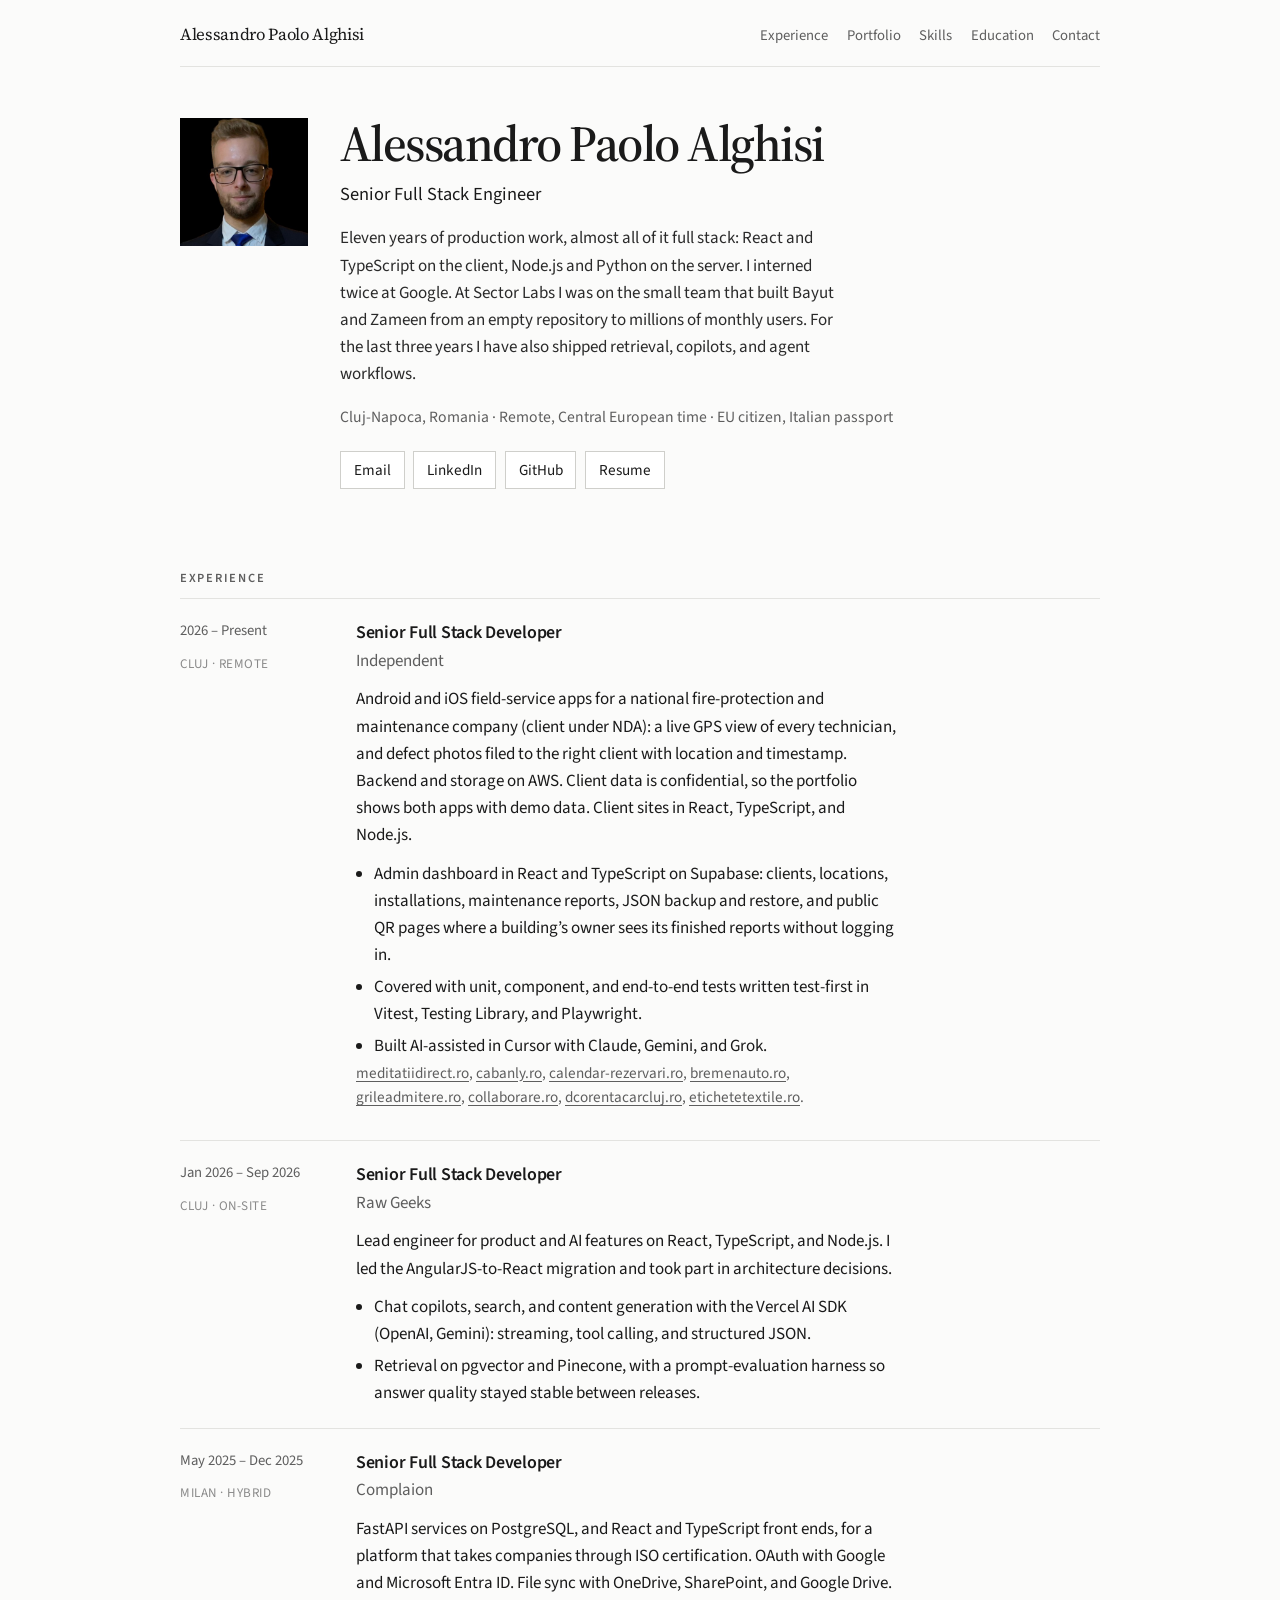
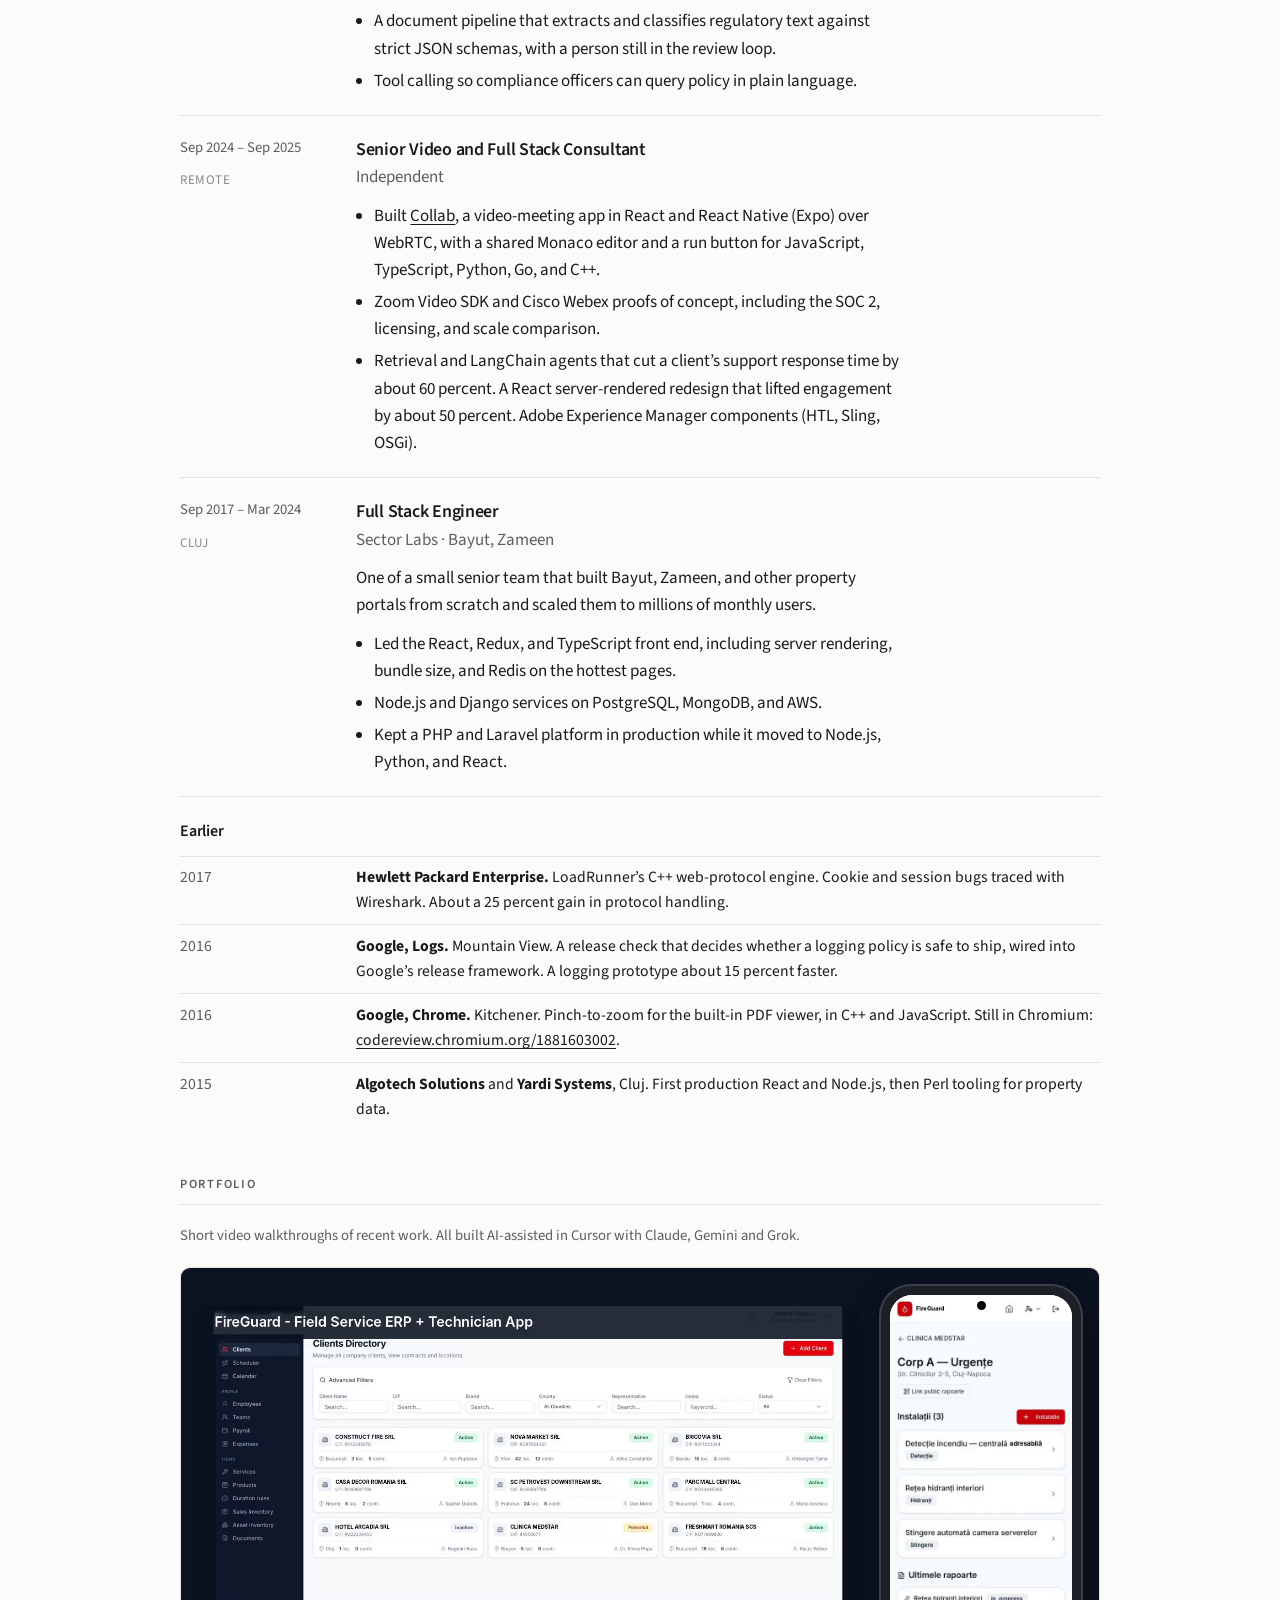
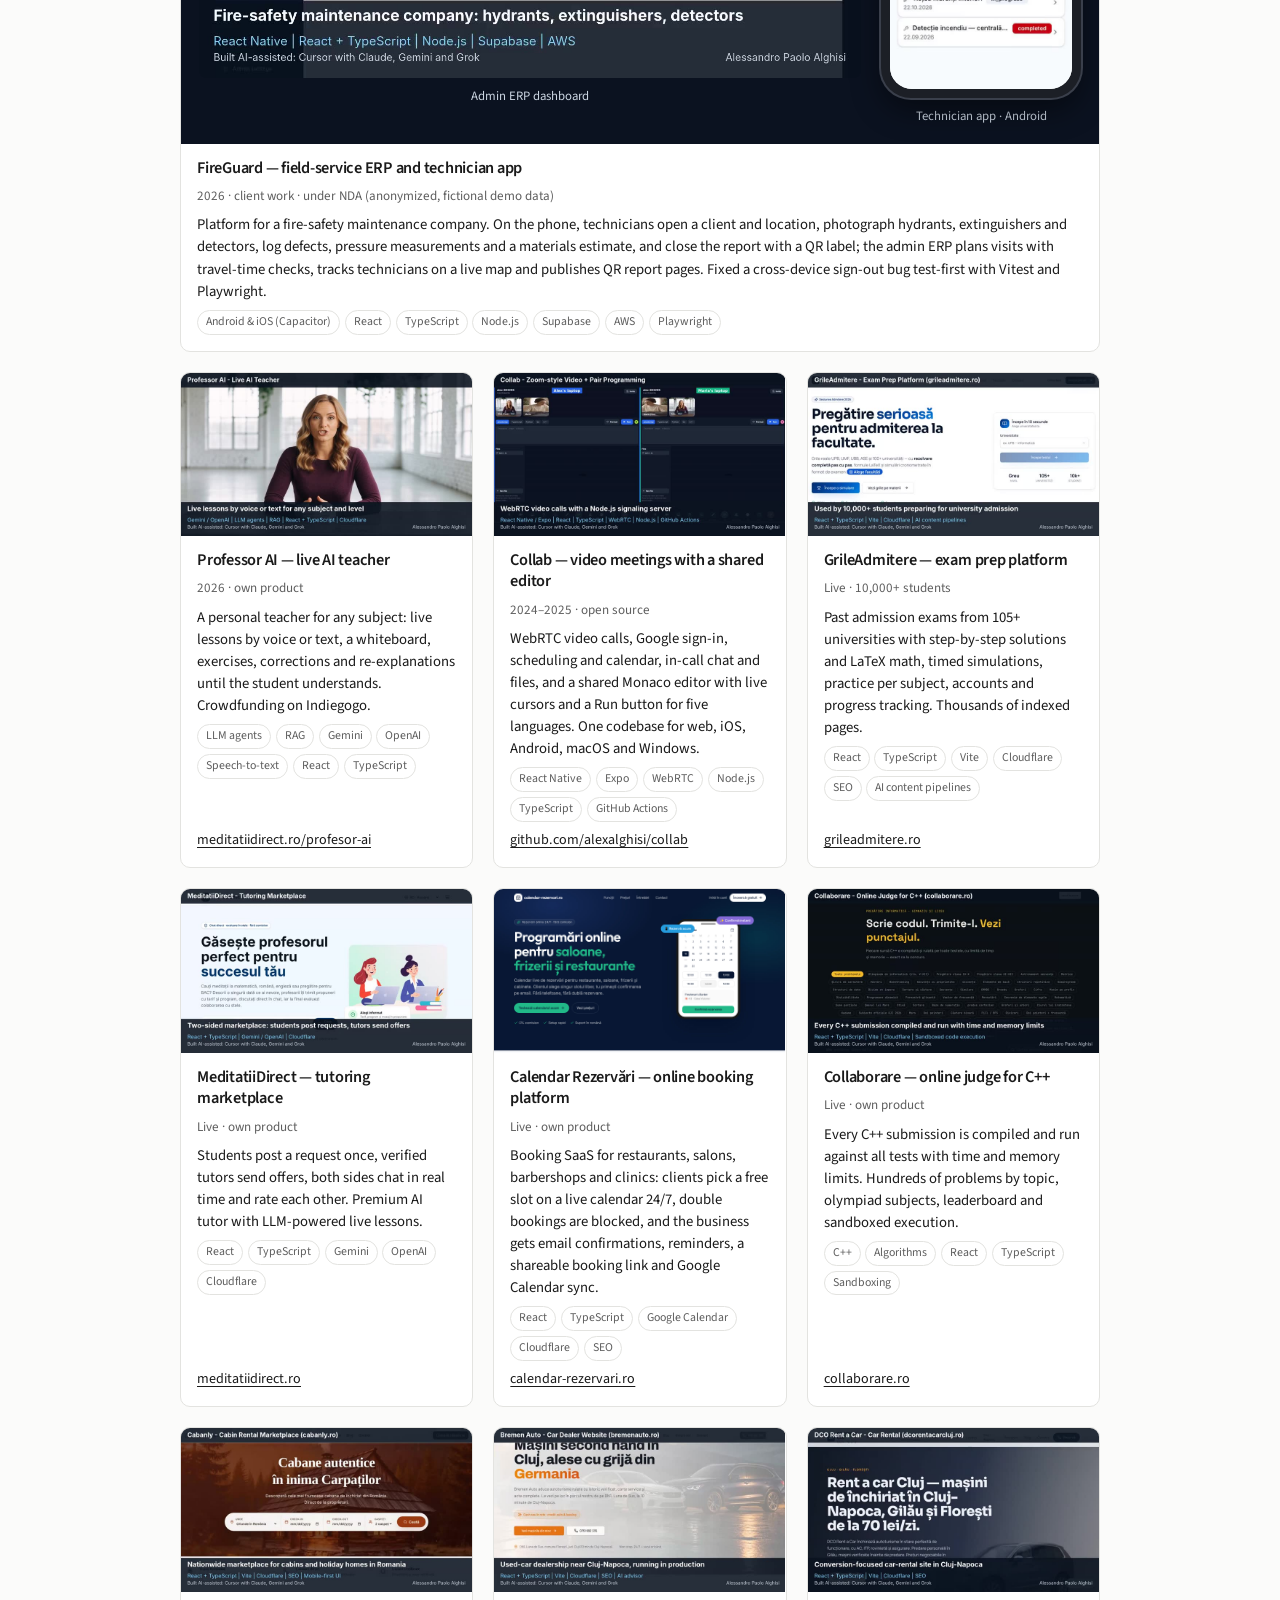
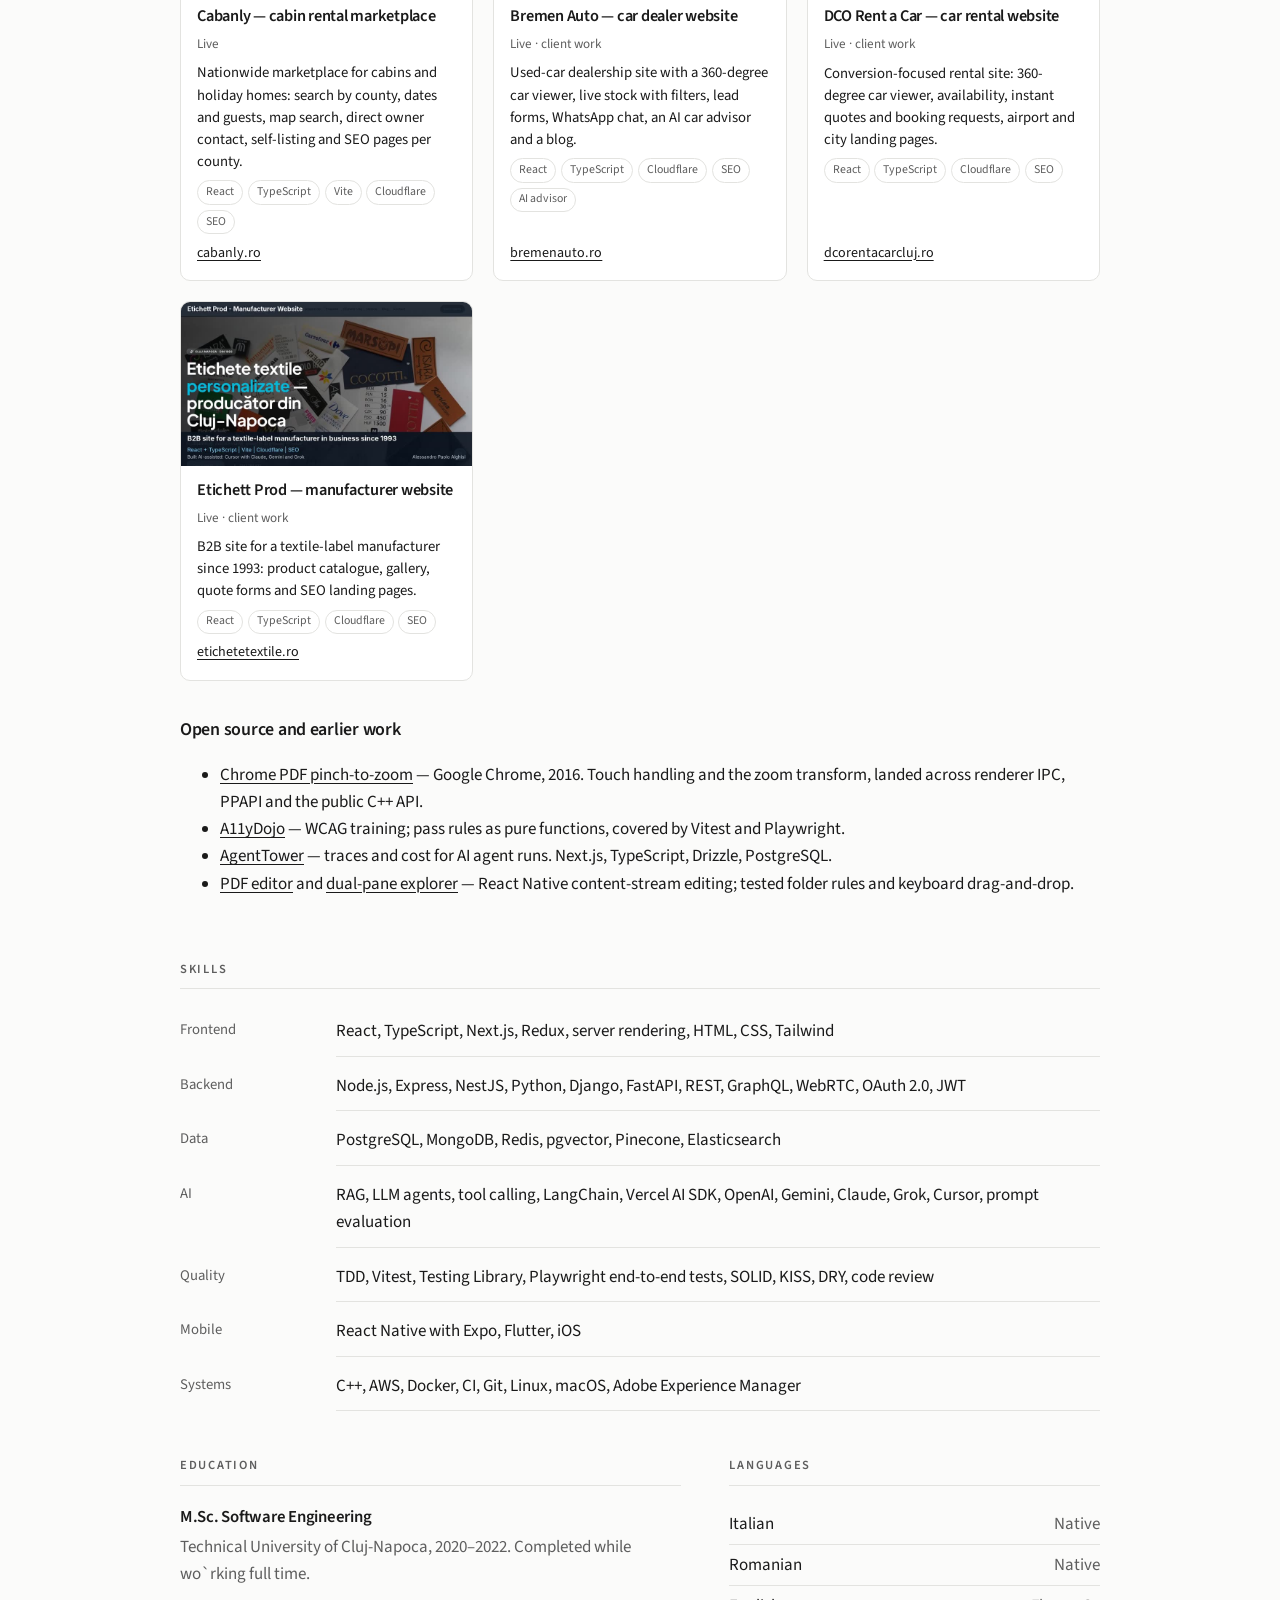
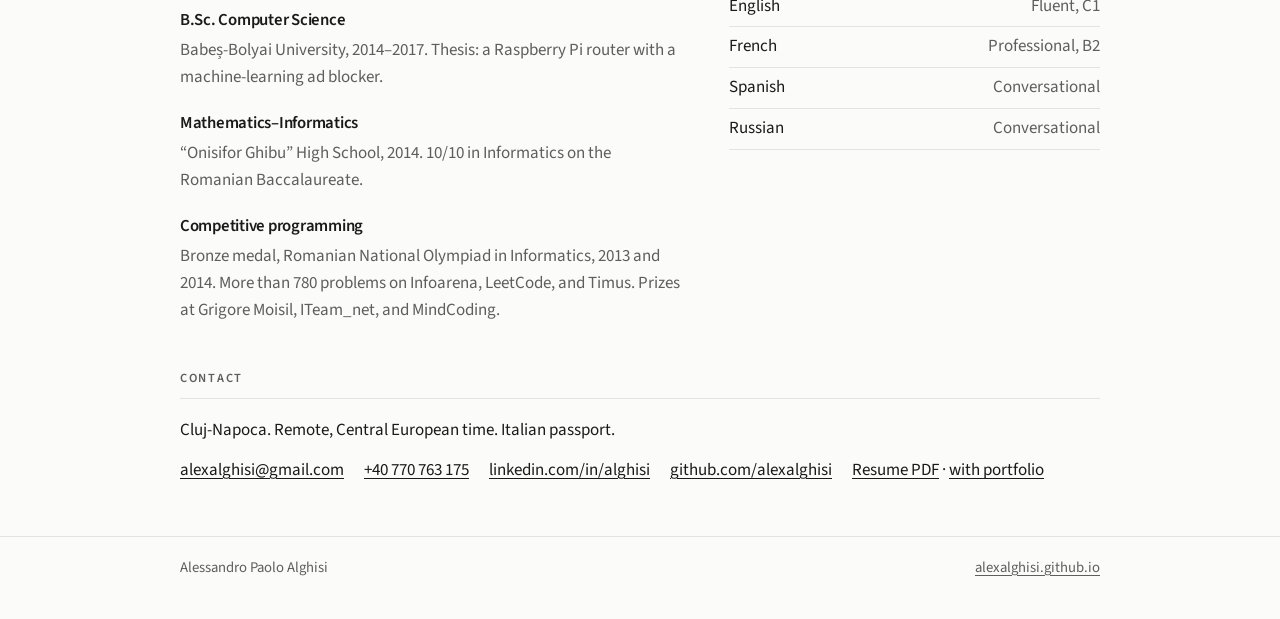
<file: index.html>
<!DOCTYPE html>
<html lang="en">
<head>
  <meta charset="utf-8">
  <meta name="viewport" content="width=device-width, initial-scale=1">
  <title>Alessandro Paolo Alghisi — Senior Full Stack Engineer</title>
  <meta name="description" content="Alessandro Paolo Alghisi, senior full stack engineer in Cluj-Napoca. React, TypeScript, Node.js, Python. Two Google internships. Built Bayut and Zameen.">
  <meta name="author" content="Alessandro Paolo Alghisi">
  <meta name="robots" content="index, follow, max-image-preview:large">
  <link rel="canonical" href="https://alexalghisi.github.io/">
  <link rel="me" href="https://github.com/alexalghisi">
  <link rel="me" href="https://www.linkedin.com/in/alghisi/">
  <meta property="og:type" content="profile">
  <meta property="og:site_name" content="Alessandro Paolo Alghisi">
  <meta property="og:title" content="Alessandro Paolo Alghisi — Senior Full Stack Engineer">
  <meta property="og:description" content="Eleven years of production work in React, TypeScript, Node.js, and Python. Two Google internships. Bayut and Zameen.">
  <meta property="og:url" content="https://alexalghisi.github.io/">
  <meta property="og:image" content="https://alexalghisi.github.io/portrait.png">
  <meta property="profile:first_name" content="Alessandro Paolo">
  <meta property="profile:last_name" content="Alghisi">
  <meta name="twitter:card" content="summary">
  <meta name="twitter:title" content="Alessandro Paolo Alghisi — Senior Full Stack Engineer">
  <meta name="twitter:description" content="React, TypeScript, Node.js, Python. Cluj-Napoca, remote, EU citizen.">
  <meta name="twitter:image" content="https://alexalghisi.github.io/portrait.png">
  <meta name="theme-color" content="#fbfbfa">
  <link rel="icon" href="/favicon.svg" type="image/svg+xml">
  <link rel="manifest" href="/site.webmanifest">
  <link rel="preconnect" href="https://fonts.googleapis.com">
  <link rel="preconnect" href="https://fonts.gstatic.com" crossorigin>
  <link href="https://fonts.googleapis.com/css2?family=Source+Sans+3:wght@400;600&family=Source+Serif+4:opsz,wght@8..60,560&display=swap" rel="stylesheet">
  <link rel="stylesheet" href="/styles.css">
  <script type="application/ld+json">
  {
    "@context": "https://schema.org",
    "@type": "ProfilePage",
    "dateModified": "2026-10-22",
    "mainEntity": {
      "@type": "Person",
      "name": "Alessandro Paolo Alghisi",
      "url": "https://alexalghisi.github.io/",
      "image": "https://alexalghisi.github.io/portrait.png",
      "jobTitle": "Senior Full Stack Engineer",
      "email": "mailto:alexalghisi@gmail.com",
      "telephone": "+40770763175",
      "address": {
        "@type": "PostalAddress",
        "addressLocality": "Cluj-Napoca",
        "addressCountry": "RO"
      },
      "sameAs": [
        "https://www.linkedin.com/in/alghisi/",
        "https://github.com/alexalghisi"
      ],
      "alumniOf": [
        { "@type": "CollegeOrUniversity", "name": "Technical University of Cluj-Napoca" },
        { "@type": "CollegeOrUniversity", "name": "Babeș-Bolyai University" }
      ],
      "knowsAbout": ["React", "TypeScript", "Node.js", "Python", "PostgreSQL", "Supabase", "AWS", "RAG", "LLM agents", "Playwright", "Vitest", "TDD"]
    }
  }
  </script>



<style id="pf-style">
.pf-grid{display:grid;grid-template-columns:repeat(auto-fill,minmax(270px,1fr));gap:1.25rem;margin-top:1.25rem}
.pf-card{display:flex;flex-direction:column;border:1px solid var(--line);border-radius:10px;overflow:hidden;background:#fff}
.pf-card video{display:block;cursor:pointer;width:100%;aspect-ratio:16/9;object-fit:cover;background:#0b1220}
.pf-body{padding:.85rem 1rem 1rem;display:flex;flex-direction:column;gap:.45rem;flex:1}
.pf-body h3{margin:0;font-size:1.02rem;line-height:1.3}
.pf-meta{margin:0;font-size:.82rem;color:var(--muted)}
.pf-body p.pf-desc{margin:0;font-size:.92rem;line-height:1.5}
.pf-tags{display:flex;flex-wrap:wrap;gap:.3rem;margin:0;padding:0;list-style:none}
.pf-tags li{font-size:.74rem;padding:.12rem .5rem;border-radius:999px;border:1px solid var(--line);color:var(--muted)}
.pf-link{margin-top:auto;font-size:.88rem}
.pf-card.pf-wide{grid-column:1/-1}
.pf-media{display:grid;grid-template-columns:minmax(0,1fr) auto;gap:1.25rem;align-items:center;padding:1.1rem;background:#0b1220}
.pf-media .pf-desk video{border-radius:8px}
.pf-media figure{margin:0}
.pf-media figcaption{margin-top:.5rem;color:#cbd5e1;font-size:.8rem;text-align:center}
.pf-phone{position:relative;width:200px;padding:9px;border-radius:30px;background:#1c1f26;box-shadow:0 0 0 2px #3a3f4b,0 12px 30px rgba(0,0,0,.45)}
.pf-phone::before{content:"";position:absolute;top:15px;left:50%;width:9px;height:9px;margin-left:-4.5px;border-radius:50%;background:#05070b;z-index:2}
.pf-card .pf-phone video{aspect-ratio:9/19.5;object-fit:cover;object-position:top;border-radius:22px;background:#fff}
@media (max-width:720px){.pf-media{grid-template-columns:1fr}.pf-phone{margin:0 auto}}
.pf-note{margin:.4rem 0 0;color:var(--muted);font-size:.92rem}
</style>
</head>
<body>
  <a class="skip" href="#content">Skip to content</a>
  <header class="frame top">
    <a class="wordmark" href="#content">Alessandro Paolo Alghisi</a>
    <nav class="nav" aria-label="On this page">
      <a href="#experience">Experience</a>
      <a href="#work">Portfolio</a>
      <a href="#skills">Skills</a>
      <a href="#education">Education</a>
      <a href="#contact">Contact</a>
    </nav>
  </header>

  <main id="content">
    <header class="frame intro">
      <img class="portrait" src="/portrait.png" width="128" height="128" alt="Alessandro Paolo Alghisi">
      <div>
        <h1>Alessandro Paolo Alghisi</h1>
        <p class="role">Senior Full Stack Engineer</p>
        <p class="summary">Eleven years of production work, almost all of it full stack: React and TypeScript on the client, Node.js and Python on the server. I interned twice at Google. At Sector Labs I was on the small team that built Bayut and Zameen from an empty repository to millions of monthly users. For the last three years I have also shipped retrieval, copilots, and agent workflows.</p>
        <p class="where">Cluj-Napoca, Romania · Remote, Central European time · EU citizen, Italian passport</p>
        <div class="actions">
          <a href="mailto:alexalghisi@gmail.com">Email</a>
          <a href="https://www.linkedin.com/in/alghisi/">LinkedIn</a>
          <a href="https://github.com/alexalghisi">GitHub</a>
          <a href="/Alessandro-Paolo-Alghisi-Resume-2026.pdf">Resume</a>
        </div>
      </div>
    </header>

    <section id="experience" aria-labelledby="experience-heading">
      <div class="frame">
        <h2 id="experience-heading">Experience</h2>

        <article class="job">
          <div>
            <p class="dates"><time datetime="2026-10">2026</time> – Present</p>
            <p class="place">Cluj · Remote</p>
          </div>
          <div>
            <h3>Senior Full Stack Developer</h3>
            <p class="org">Independent</p>
            <p>Android and iOS field-service apps for a national fire-protection and maintenance company (client under NDA): a live GPS view of every technician, and defect photos filed to the right client with location and timestamp. Backend and storage on AWS. Client data is confidential, so the portfolio shows both apps with demo data. Client sites in React, TypeScript, and Node.js.</p>
            <ul>
              <li>Admin dashboard in React and TypeScript on Supabase: clients, locations, installations, maintenance reports, JSON backup and restore, and public QR pages where a building’s owner sees its finished reports without logging in.</li>
              <li>Covered with unit, component, and end-to-end tests written test-first in Vitest, Testing Library, and Playwright.</li>
              <li>Built AI-assisted in Cursor with Claude, Gemini, and Grok.</li>
            </ul>
            <p class="sites"><a href="https://www.meditatiidirect.ro/">meditatiidirect.ro</a>, <a href="https://cabanly.ro/">cabanly.ro</a>, <a href="https://calendar-rezervari.ro/">calendar-rezervari.ro</a>, <a href="https://bremenauto.ro/">bremenauto.ro</a>, <a href="https://grileadmitere.ro/">grileadmitere.ro</a>, <a href="https://collaborare.ro/">collaborare.ro</a>, <a href="https://dcorentacarcluj.ro/">dcorentacarcluj.ro</a>, <a href="https://etichetetextile.ro/">etichetetextile.ro</a>.</p>
          </div>
        </article>

        <article class="job">
          <div>
            <p class="dates"><time datetime="2026-01">Jan 2026</time> – <time datetime="2026-09">Sep 2026</time></p>
            <p class="place">Cluj · On-site</p>
          </div>
          <div>
            <h3>Senior Full Stack Developer</h3>
            <p class="org">Raw Geeks</p>
            <p>Lead engineer for product and AI features on React, TypeScript, and Node.js. I led the AngularJS-to-React migration and took part in architecture decisions.</p>
            <ul>
              <li>Chat copilots, search, and content generation with the Vercel AI SDK (OpenAI, Gemini): streaming, tool calling, and structured JSON.</li>
              <li>Retrieval on pgvector and Pinecone, with a prompt-evaluation harness so answer quality stayed stable between releases.</li>
            </ul>
          </div>
        </article>

        <article class="job">
          <div>
            <p class="dates"><time datetime="2025-05">May 2025</time> – <time datetime="2025-12">Dec 2025</time></p>
            <p class="place">Milan · Hybrid</p>
          </div>
          <div>
            <h3>Senior Full Stack Developer</h3>
            <p class="org">Complaion</p>
            <p>FastAPI services on PostgreSQL, and React and TypeScript front ends, for a platform that takes companies through ISO certification. OAuth with Google and Microsoft Entra ID. File sync with OneDrive, SharePoint, and Google Drive.</p>
            <ul>
              <li>A document pipeline that extracts and classifies regulatory text against strict JSON schemas, with a person still in the review loop.</li>
              <li>Tool calling so compliance officers can query policy in plain language.</li>
            </ul>
          </div>
        </article>

        <article class="job">
          <div>
            <p class="dates"><time datetime="2024-09">Sep 2024</time> – <time datetime="2025-09">Sep 2025</time></p>
            <p class="place">Remote</p>
          </div>
          <div>
            <h3>Senior Video and Full Stack Consultant</h3>
            <p class="org">Independent</p>
            <ul>
              <li>Built <a href="https://github.com/alexalghisi/collab">Collab</a>, a video-meeting app in React and React Native (Expo) over WebRTC, with a shared Monaco editor and a run button for JavaScript, TypeScript, Python, Go, and C++.</li>
              <li>Zoom Video SDK and Cisco Webex proofs of concept, including the SOC 2, licensing, and scale comparison.</li>
              <li>Retrieval and LangChain agents that cut a client’s support response time by about 60 percent. A React server-rendered redesign that lifted engagement by about 50 percent. Adobe Experience Manager components (HTL, Sling, OSGi).</li>
            </ul>
          </div>
        </article>

        <article class="job">
          <div>
            <p class="dates"><time datetime="2017-09">Sep 2017</time> – <time datetime="2024-03">Mar 2024</time></p>
            <p class="place">Cluj</p>
          </div>
          <div>
            <h3>Full Stack Engineer</h3>
            <p class="org">Sector Labs · Bayut, Zameen</p>
            <p>One of a small senior team that built Bayut, Zameen, and other property portals from scratch and scaled them to millions of monthly users.</p>
            <ul>
              <li>Led the React, Redux, and TypeScript front end, including server rendering, bundle size, and Redis on the hottest pages.</li>
              <li>Node.js and Django services on PostgreSQL, MongoDB, and AWS.</li>
              <li>Kept a PHP and Laravel platform in production while it moved to Node.js, Python, and React.</li>
            </ul>
          </div>
        </article>

        <div class="earlier">
          <h3>Earlier</h3>
          <ul>
            <li>
              <span><time datetime="2017">2017</time></span>
              <div><strong>Hewlett Packard Enterprise.</strong> LoadRunner’s C++ web-protocol engine. Cookie and session bugs traced with Wireshark. About a 25 percent gain in protocol handling.</div>
            </li>
            <li>
              <span><time datetime="2016">2016</time></span>
              <div><strong>Google, Logs.</strong> Mountain View. A release check that decides whether a logging policy is safe to ship, wired into Google’s release framework. A logging prototype about 15 percent faster.</div>
            </li>
            <li>
              <span><time datetime="2016">2016</time></span>
              <div><strong>Google, Chrome.</strong> Kitchener. Pinch-to-zoom for the built-in PDF viewer, in C++ and JavaScript. Still in Chromium: <a href="https://codereview.chromium.org/1881603002">codereview.chromium.org/1881603002</a>.</div>
            </li>
            <li>
              <span><time datetime="2015">2015</time></span>
              <div><strong>Algotech Solutions</strong> and <strong>Yardi Systems</strong>, Cluj. First production React and Node.js, then Perl tooling for property data.</div>
            </li>
          </ul>
        </div>
      </div>
    </section>

    <section id="work" aria-labelledby="work-heading">
      <div class="frame">
        <h2 id="work-heading">Portfolio</h2>
        <p class="pf-note">Short video walkthroughs of recent work. All built AI-assisted in Cursor with Claude, Gemini and Grok.</p>
        <div class="pf-grid">
          <article class="pf-card pf-wide">
            <div class="pf-media">
              <figure class="pf-desk">
                <video muted loop playsinline preload="none" poster="/projects/fireguard.jpg" data-src="/projects/fireguard.mp4" aria-label="FireGuard admin ERP dashboard, video walkthrough with demo data"></video>
                <figcaption>Admin ERP dashboard</figcaption>
              </figure>
              <figure>
                <div class="pf-phone">
                  <video muted loop playsinline preload="none" poster="/projects/fireguard-app.jpg" data-src="/projects/fireguard-app.mp4" aria-label="FireGuard technician app on Android, video walkthrough with demo data"></video>
                </div>
                <figcaption>Technician app · Android</figcaption>
              </figure>
            </div>
            <div class="pf-body">
              <h3>FireGuard — field-service ERP and technician app</h3>
              <p class="pf-meta">2026 · client work · under NDA (anonymized, fictional demo data)</p>
              <p class="pf-desc">Platform for a fire-safety maintenance company. On the phone, technicians open a client and location, photograph hydrants, extinguishers and detectors, log defects, pressure measurements and a materials estimate, and close the report with a QR label; the admin ERP plans visits with travel-time checks, tracks technicians on a live map and publishes QR report pages. Fixed a cross-device sign-out bug test-first with Vitest and Playwright.</p>
              <ul class="pf-tags"><li>Android &amp; iOS (Capacitor)</li><li>React</li><li>TypeScript</li><li>Node.js</li><li>Supabase</li><li>AWS</li><li>Playwright</li></ul>
              
            </div>
          </article>
          <article class="pf-card">
            <video muted loop playsinline preload="none" poster="/projects/profesor.jpg" data-src="/projects/profesor.mp4" aria-label="Professor AI — live AI teacher, video walkthrough"></video>
            <div class="pf-body">
              <h3>Professor AI — live AI teacher</h3>
              <p class="pf-meta">2026 · own product</p>
              <p class="pf-desc">A personal teacher for any subject: live lessons by voice or text, a whiteboard, exercises, corrections and re-explanations until the student understands. Crowdfunding on Indiegogo.</p>
              <ul class="pf-tags"><li>LLM agents</li><li>RAG</li><li>Gemini</li><li>OpenAI</li><li>Speech-to-text</li><li>React</li><li>TypeScript</li></ul>
              <a class="pf-link" href="https://meditatiidirect.ro/profesor-ai">meditatiidirect.ro/profesor-ai</a>
            </div>
          </article>
          <article class="pf-card">
            <video muted loop playsinline preload="none" poster="/projects/collab.jpg" data-src="/projects/collab.mp4" aria-label="Collab — video meetings with a shared editor, video walkthrough"></video>
            <div class="pf-body">
              <h3>Collab — video meetings with a shared editor</h3>
              <p class="pf-meta">2024–2025 · open source</p>
              <p class="pf-desc">WebRTC video calls, Google sign-in, scheduling and calendar, in-call chat and files, and a shared Monaco editor with live cursors and a Run button for five languages. One codebase for web, iOS, Android, macOS and Windows.</p>
              <ul class="pf-tags"><li>React Native</li><li>Expo</li><li>WebRTC</li><li>Node.js</li><li>TypeScript</li><li>GitHub Actions</li></ul>
              <a class="pf-link" href="https://github.com/alexalghisi/collab">github.com/alexalghisi/collab</a>
            </div>
          </article>
          <article class="pf-card">
            <video muted loop playsinline preload="none" poster="/projects/grile.jpg" data-src="/projects/grile.mp4" aria-label="GrileAdmitere — exam prep platform, video walkthrough"></video>
            <div class="pf-body">
              <h3>GrileAdmitere — exam prep platform</h3>
              <p class="pf-meta">Live · 10,000+ students</p>
              <p class="pf-desc">Past admission exams from 105+ universities with step-by-step solutions and LaTeX math, timed simulations, practice per subject, accounts and progress tracking. Thousands of indexed pages.</p>
              <ul class="pf-tags"><li>React</li><li>TypeScript</li><li>Vite</li><li>Cloudflare</li><li>SEO</li><li>AI content pipelines</li></ul>
              <a class="pf-link" href="https://grileadmitere.ro">grileadmitere.ro</a>
            </div>
          </article>
          <article class="pf-card">
            <video muted loop playsinline preload="none" poster="/projects/meditatii.jpg" data-src="/projects/meditatii.mp4" aria-label="MeditatiiDirect — tutoring marketplace, video walkthrough"></video>
            <div class="pf-body">
              <h3>MeditatiiDirect — tutoring marketplace</h3>
              <p class="pf-meta">Live · own product</p>
              <p class="pf-desc">Students post a request once, verified tutors send offers, both sides chat in real time and rate each other. Premium AI tutor with LLM-powered live lessons.</p>
              <ul class="pf-tags"><li>React</li><li>TypeScript</li><li>Gemini</li><li>OpenAI</li><li>Cloudflare</li></ul>
              <a class="pf-link" href="https://meditatiidirect.ro">meditatiidirect.ro</a>
            </div>
          </article>
          <article class="pf-card">
            <video muted loop playsinline preload="none" poster="/projects/calendar.jpg" data-src="/projects/calendar.mp4" aria-label="Calendar Rezervări — online booking platform, video walkthrough"></video>
            <div class="pf-body">
              <h3>Calendar Rezervări — online booking platform</h3>
              <p class="pf-meta">Live · own product</p>
              <p class="pf-desc">Booking SaaS for restaurants, salons, barbershops and clinics: clients pick a free slot on a live calendar 24/7, double bookings are blocked, and the business gets email confirmations, reminders, a shareable booking link and Google Calendar sync.</p>
              <ul class="pf-tags"><li>React</li><li>TypeScript</li><li>Google Calendar</li><li>Cloudflare</li><li>SEO</li></ul>
              <a class="pf-link" href="https://calendar-rezervari.ro">calendar-rezervari.ro</a>
            </div>
          </article>
          <article class="pf-card">
            <video muted loop playsinline preload="none" poster="/projects/collaborare.jpg" data-src="/projects/collaborare.mp4" aria-label="Collaborare — online judge for C++, video walkthrough"></video>
            <div class="pf-body">
              <h3>Collaborare — online judge for C++</h3>
              <p class="pf-meta">Live · own product</p>
              <p class="pf-desc">Every C++ submission is compiled and run against all tests with time and memory limits. Hundreds of problems by topic, olympiad subjects, leaderboard and sandboxed execution.</p>
              <ul class="pf-tags"><li>C++</li><li>Algorithms</li><li>React</li><li>TypeScript</li><li>Sandboxing</li></ul>
              <a class="pf-link" href="https://collaborare.ro">collaborare.ro</a>
            </div>
          </article>
          <article class="pf-card">
            <video muted loop playsinline preload="none" poster="/projects/cabanly.jpg" data-src="/projects/cabanly.mp4" aria-label="Cabanly — cabin rental marketplace, video walkthrough"></video>
            <div class="pf-body">
              <h3>Cabanly — cabin rental marketplace</h3>
              <p class="pf-meta">Live</p>
              <p class="pf-desc">Nationwide marketplace for cabins and holiday homes: search by county, dates and guests, map search, direct owner contact, self-listing and SEO pages per county.</p>
              <ul class="pf-tags"><li>React</li><li>TypeScript</li><li>Vite</li><li>Cloudflare</li><li>SEO</li></ul>
              <a class="pf-link" href="https://cabanly.ro">cabanly.ro</a>
            </div>
          </article>
          <article class="pf-card">
            <video muted loop playsinline preload="none" poster="/projects/bremen.jpg" data-src="/projects/bremen.mp4" aria-label="Bremen Auto — car dealer website, video walkthrough"></video>
            <div class="pf-body">
              <h3>Bremen Auto — car dealer website</h3>
              <p class="pf-meta">Live · client work</p>
              <p class="pf-desc">Used-car dealership site with a 360-degree car viewer, live stock with filters, lead forms, WhatsApp chat, an AI car advisor and a blog.</p>
              <ul class="pf-tags"><li>React</li><li>TypeScript</li><li>Cloudflare</li><li>SEO</li><li>AI advisor</li></ul>
              <a class="pf-link" href="https://bremenauto.ro">bremenauto.ro</a>
            </div>
          </article>
          <article class="pf-card">
            <video muted loop playsinline preload="none" poster="/projects/dco.jpg" data-src="/projects/dco.mp4" aria-label="DCO Rent a Car — car rental website, video walkthrough"></video>
            <div class="pf-body">
              <h3>DCO Rent a Car — car rental website</h3>
              <p class="pf-meta">Live · client work</p>
              <p class="pf-desc">Conversion-focused rental site: 360-degree car viewer, availability, instant quotes and booking requests, airport and city landing pages.</p>
              <ul class="pf-tags"><li>React</li><li>TypeScript</li><li>Cloudflare</li><li>SEO</li></ul>
              <a class="pf-link" href="https://dcorentacarcluj.ro">dcorentacarcluj.ro</a>
            </div>
          </article>
          <article class="pf-card">
            <video muted loop playsinline preload="none" poster="/projects/etichete.jpg" data-src="/projects/etichete.mp4" aria-label="Etichett Prod — manufacturer website, video walkthrough"></video>
            <div class="pf-body">
              <h3>Etichett Prod — manufacturer website</h3>
              <p class="pf-meta">Live · client work</p>
              <p class="pf-desc">B2B site for a textile-label manufacturer since 1993: product catalogue, gallery, quote forms and SEO landing pages.</p>
              <ul class="pf-tags"><li>React</li><li>TypeScript</li><li>Cloudflare</li><li>SEO</li></ul>
              <a class="pf-link" href="https://etichetetextile.ro">etichetetextile.ro</a>
            </div>
          </article>
        </div>
        <h3 style="margin-top:2.2rem">Open source and earlier work</h3>
        <ul>
          <li><a href="https://codereview.chromium.org/1881603002">Chrome PDF pinch-to-zoom</a> — Google Chrome, 2016. Touch handling and the zoom transform, landed across renderer IPC, PPAPI and the public C++ API.</li>
          <li><a href="https://github.com/alexalghisi/A11yDojo">A11yDojo</a> — WCAG training; pass rules as pure functions, covered by Vitest and Playwright.</li>
          <li><a href="https://github.com/alexalghisi/agenttower">AgentTower</a> — traces and cost for AI agent runs. Next.js, TypeScript, Drizzle, PostgreSQL.</li>
          <li><a href="https://github.com/alexalghisi/pdf-editor">PDF editor</a> and <a href="https://github.com/alexalghisi/react-modern-drag-and-drop">dual-pane explorer</a> — React Native content-stream editing; tested folder rules and keyboard drag-and-drop.</li>
        </ul>
      </div>
    </section>

    <section id="skills" aria-labelledby="skills-heading">
      <div class="frame">
        <h2 id="skills-heading">Skills</h2>
        <dl class="skills">
          <dt>Frontend</dt>
          <dd>React, TypeScript, Next.js, Redux, server rendering, HTML, CSS, Tailwind</dd>
          <dt>Backend</dt>
          <dd>Node.js, Express, NestJS, Python, Django, FastAPI, REST, GraphQL, WebRTC, OAuth 2.0, JWT</dd>
          <dt>Data</dt>
          <dd>PostgreSQL, MongoDB, Redis, pgvector, Pinecone, Elasticsearch</dd>
          <dt>AI</dt>
          <dd>RAG, LLM agents, tool calling, LangChain, Vercel AI SDK, OpenAI, Gemini, Claude, Grok, Cursor, prompt evaluation</dd>
          <dt>Quality</dt>
          <dd>TDD, Vitest, Testing Library, Playwright end-to-end tests, SOLID, KISS, DRY, code review</dd>
          <dt>Mobile</dt>
          <dd>React Native with Expo, Flutter, iOS</dd>
          <dt>Systems</dt>
          <dd>C++, AWS, Docker, CI, Git, Linux, macOS, Adobe Experience Manager</dd>
        </dl>
      </div>
    </section>

    <section id="education" aria-labelledby="education-heading">
      <div class="frame columns">
        <div class="edu">
          <h2 id="education-heading">Education</h2>
          <article>
            <h3>M.Sc. Software Engineering</h3>
            <p>Technical University of Cluj-Napoca, 2020–2022. Completed while wo`rking full time.</p>
          </article>
          <article>
            <h3>B.Sc. Computer Science</h3>
            <p>Babeș-Bolyai University, 2014–2017. Thesis: a Raspberry Pi router with a machine-learning ad blocker.</p>
          </article>
          <article>
            <h3>Mathematics–Informatics</h3>
            <p>“Onisifor Ghibu” High School, 2014. 10/10 in Informatics on the Romanian Baccalaureate.</p>
          </article>
          <article>
            <h3>Competitive programming</h3>
            <p>Bronze medal, Romanian National Olympiad in Informatics, 2013 and 2014. More than 780 problems on Infoarena, LeetCode, and Timus. Prizes at Grigore Moisil, ITeam_net, and MindCoding.</p>
          </article>
        </div>
        <div>
          <h2>Languages</h2>
          <ul class="langs">
            <li>Italian <span>Native</span></li>
            <li>Romanian <span>Native</span></li>
            <li>English <span>Fluent, C1</span></li>
            <li>French <span>Professional, B2</span></li>
            <li>Spanish <span>Conversational</span></li>
            <li>Russian <span>Conversational</span></li>
          </ul>
        </div>
      </div>
    </section>

    <section id="contact" aria-labelledby="contact-heading">
      <div class="frame contact">
        <h2 id="contact-heading">Contact</h2>
        <p>Cluj-Napoca. Remote, Central European time. Italian passport.</p>
        <ul>
          <li><a href="mailto:alexalghisi@gmail.com">alexalghisi@gmail.com</a></li>
          <li><a href="tel:+40770763175">+40 770 763 175</a></li>
          <li><a href="https://www.linkedin.com/in/alghisi/">linkedin.com/in/alghisi</a></li>
          <li><a href="https://github.com/alexalghisi">github.com/alexalghisi</a></li>
          <li><a href="/Alessandro-Paolo-Alghisi-Resume-2026.pdf">Resume PDF</a> · <a href="/Alessandro-Paolo-Alghisi-Resume-Portfolio-2026.pdf">with portfolio</a></li>
        </ul>
      </div>
    </section>
  </main>

  <footer>
    <div class="frame">
      <span>Alessandro Paolo Alghisi</span>
      <a href="https://alexalghisi.github.io/">alexalghisi.github.io</a>
    </div>
  </footer>



<script id="pf-script">
(() => {
  const vids = document.querySelectorAll('.pf-card video');
  if (matchMedia('(prefers-reduced-motion: reduce)').matches || !('IntersectionObserver' in window)) { vids.forEach(v => { v.src = v.dataset.src; }); return; }
  const io = new IntersectionObserver(es => es.forEach(e => {
    const v = e.target;
    if (e.isIntersecting) { if (!v.src) v.src = v.dataset.src; v.play().catch(() => {}); } else v.pause();
  }), { threshold: 0.35 });
  vids.forEach(v => { io.observe(v); v.addEventListener('click', () => { v.controls = true; }, { once: true }); });
})();
</script>
</body>
</html>
</file>
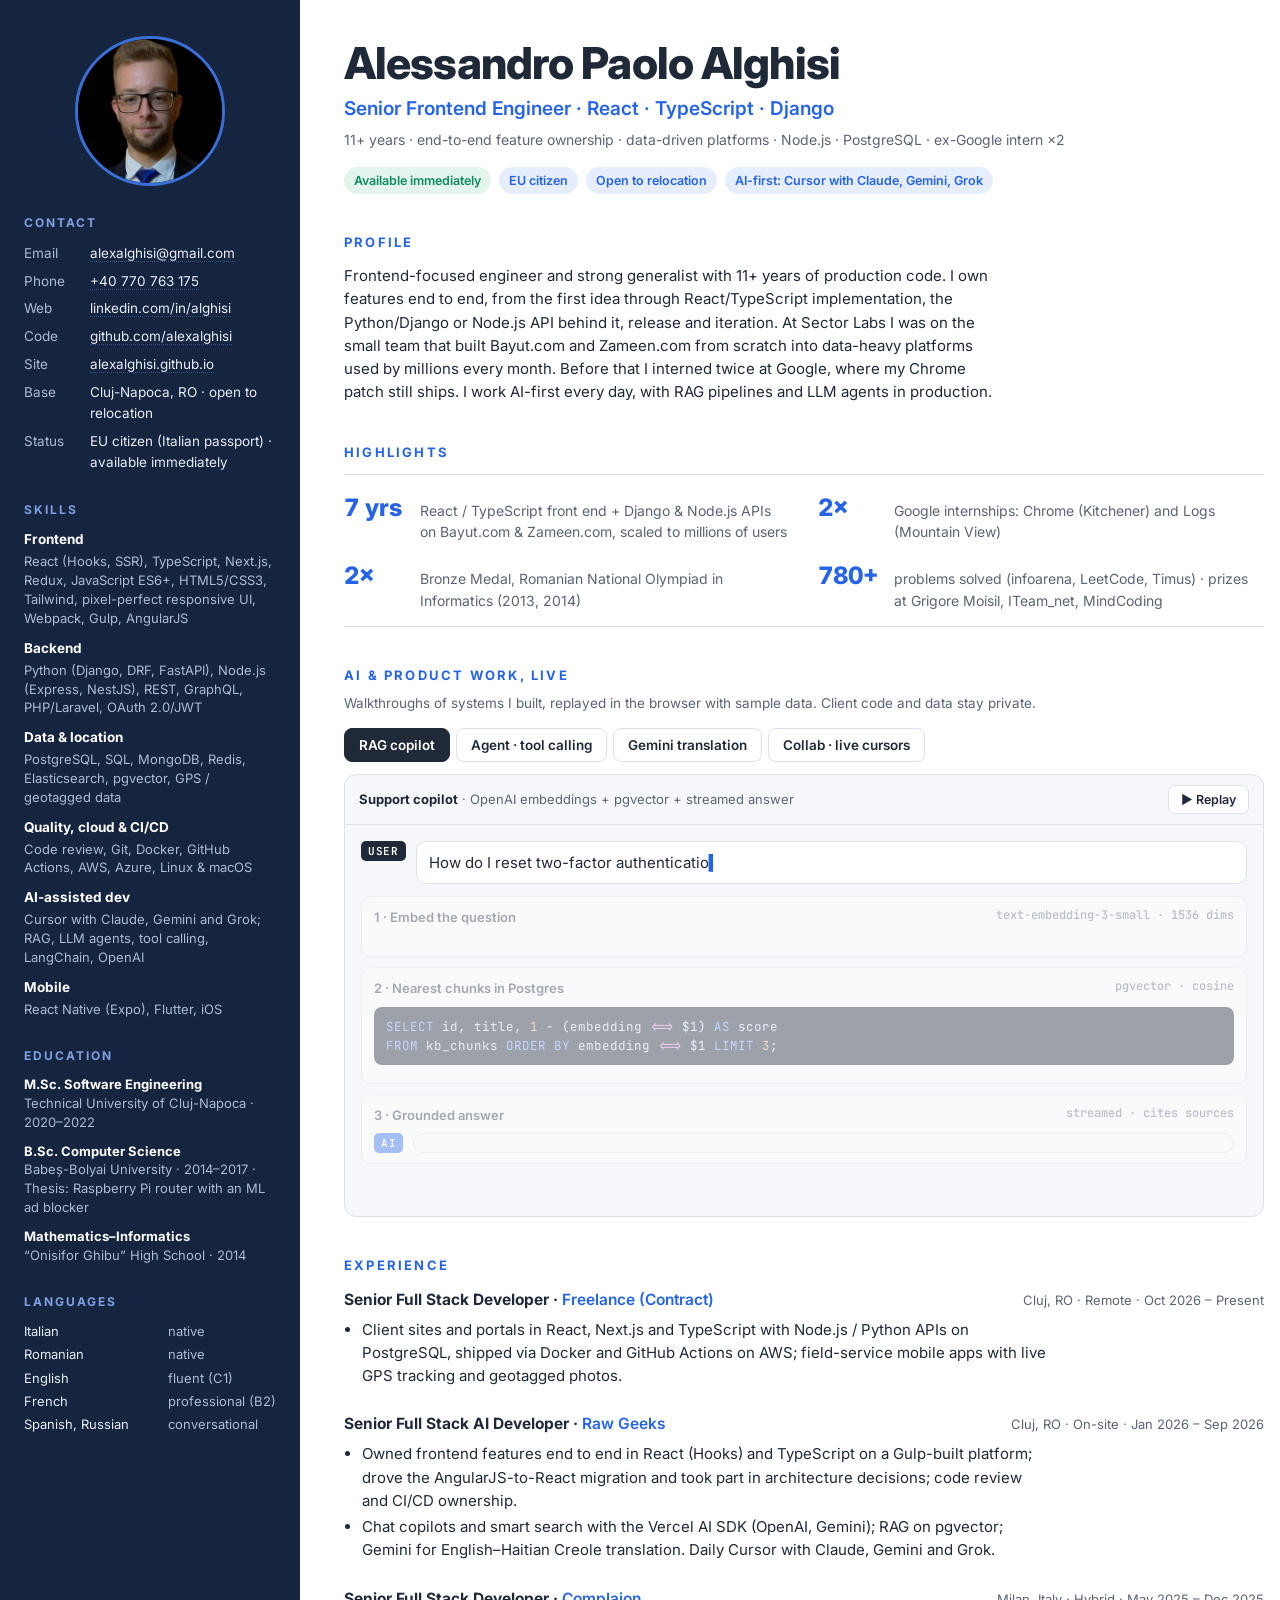
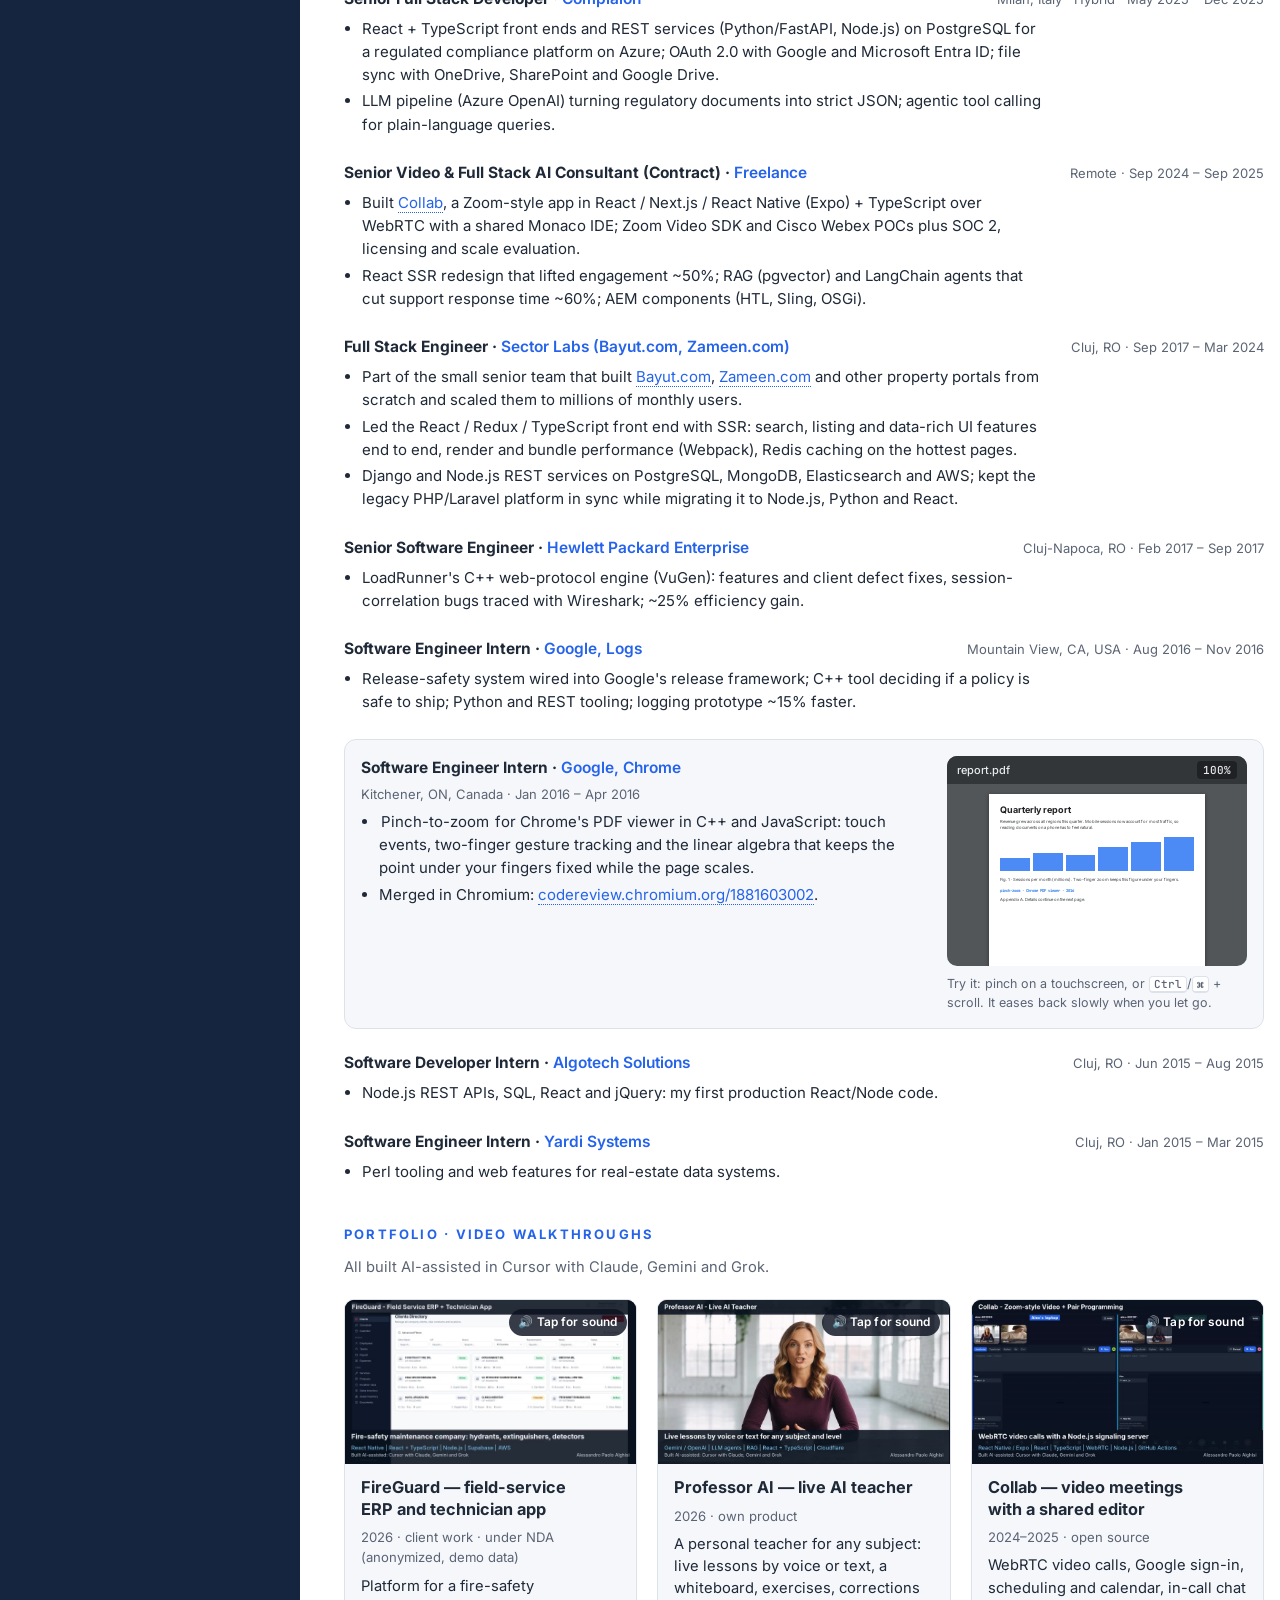
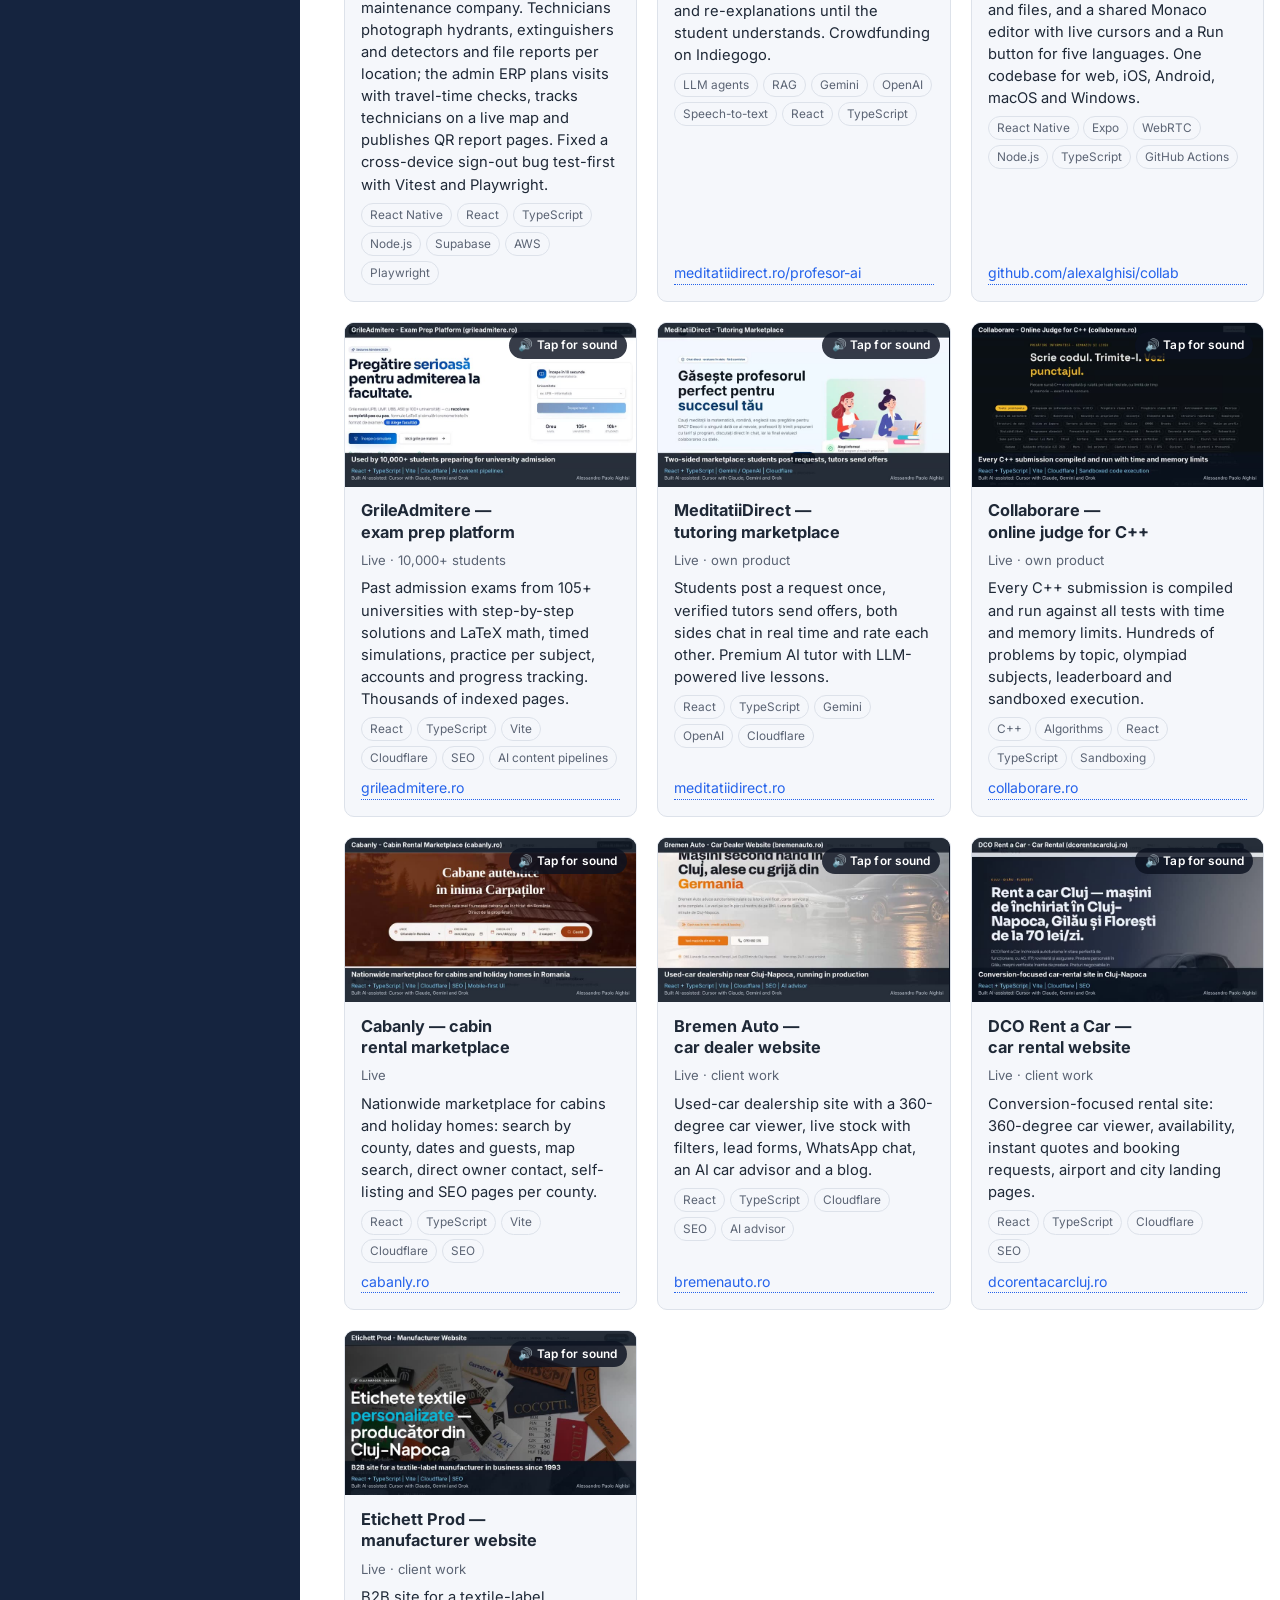
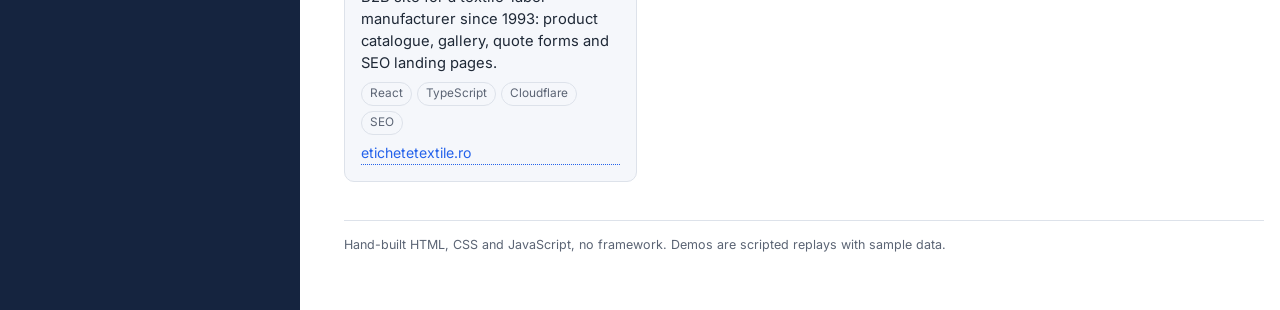
<file: cv/index.html>
<!doctype html>
<html lang="en">
<head>
<meta charset="utf-8">
<meta name="viewport" content="width=device-width, initial-scale=1, viewport-fit=cover">
<title>Alessandro Paolo Alghisi · Interactive CV</title>
<meta name="description" content="Interactive CV of Alessandro Paolo Alghisi, senior frontend engineer (React, TypeScript, Django, Node.js): live pinch-to-zoom demo and replays of RAG, agent and translation work.">
<meta name="author" content="Alessandro Paolo Alghisi">
<link rel="canonical" href="https://alexalghisi.github.io/cv/">
<link rel="icon" href="../favicon.svg" type="image/svg+xml">
<meta property="og:type" content="profile">
<meta property="og:title" content="Alessandro Paolo Alghisi · Interactive CV">
<meta property="og:description" content="Senior frontend engineer · React · TypeScript · Django. Live demos of pinch-to-zoom and AI work.">
<meta property="og:url" content="https://alexalghisi.github.io/cv/">
<meta property="og:image" content="https://alexalghisi.github.io/og.png">
<style>:root{padding-top:env(safe-area-inset-top,0px);padding-bottom:env(safe-area-inset-bottom,0px)}[hidden]{display:none!important}img{max-width:100%}</style>


<style id="pf-style">
.pf-grid{display:grid;grid-template-columns:repeat(auto-fill,minmax(270px,1fr));gap:1.25rem;margin-top:1.25rem}
.pf-card{display:flex;flex-direction:column;border:1px solid var(--line);border-radius:10px;overflow:hidden;background:var(--panel)}
.pf-vid{position:relative;background:#0b1220}
.pf-card video{display:block;cursor:pointer;width:100%;aspect-ratio:16/9;object-fit:contain;background:#0b1220}
.pf-card video:fullscreen,.pf-card video:-webkit-full-screen{object-fit:contain;width:100%;height:100%}
.pf-vid::after{content:"\1F50A  Tap for sound";position:absolute;right:.6rem;top:.6rem;padding:.25rem .6rem;border-radius:999px;background:rgba(11,18,32,.82);color:#fff;font-size:.74rem;font-weight:600;pointer-events:none;letter-spacing:.01em}
.pf-vid.on::after{display:none}
.pf-body{padding:.85rem 1rem 1rem;display:flex;flex-direction:column;gap:.45rem;flex:1}
.pf-body h3{margin:0;font-size:1.02rem;line-height:1.3}
.pf-meta{margin:0;font-size:.82rem;color:var(--muted)}
.pf-body p.pf-desc{margin:0;font-size:.92rem;line-height:1.5}
.pf-tags{display:flex;flex-wrap:wrap;gap:.3rem;margin:0;padding:0;list-style:none}
.pf-tags li{font-size:.74rem;padding:.12rem .5rem;border-radius:999px;border:1px solid var(--line);color:var(--muted)}
.pf-link{margin-top:auto;font-size:.88rem}
.pf-note{margin:.4rem 0 0;color:var(--muted);font-size:.92rem}
</style>
</head>
<body>
<link rel="preconnect" href="https://fonts.googleapis.com">
<link rel="preconnect" href="https://fonts.gstatic.com" crossorigin>
<link rel="stylesheet" href="https://fonts.googleapis.com/css2?family=Inter:wght@400;500;600;700;800&family=JetBrains+Mono:wght@400;500;600&display=swap">
<style>
/* Layout: the PDF CV's navy sidebar + white main column, extended into a live page; demos sit between Highlights and Experience. */
:root{
  --bg:#ffffff; --panel:#f5f7fb; --fg:#1f2937; --muted:#5b6474; --line:#dde2ea;
  --navy:#15243f; --side-fg:#e8edf6; --side-muted:#aebbd3; --side-h:#7ea0e0; --side-card:#1c2f52; --side-line:#34507f;
  --accent:#2563eb; --accent-soft:#e6eefe; --ok:#0f8a5f; --ok-soft:#e3f5ed;
  --code-bg:#0f1729; --code-fg:#dbe4f3; --k:#7aa2ff; --s:#7fd3a6; --n:#f2b36b; --c:#7d8aa3; --p:#e58fd6;
  --alex:#2563eb; --maria:#d9480f;
  --font:"Inter",ui-sans-serif,system-ui,-apple-system,"Segoe UI",Roboto,sans-serif;
  --mono:"JetBrains Mono",ui-monospace,SFMono-Regular,Menlo,Consolas,monospace;
}
@media (prefers-color-scheme: dark){ :root:not([data-theme="light"]){
  --bg:#0c1322; --panel:#121b2e; --fg:#e3e8f2; --muted:#9aa6bb; --line:#24314a;
  --navy:#0a1222; --side-fg:#e3e9f5; --side-muted:#93a3c0; --side-h:#88a8e8; --side-card:#14223d; --side-line:#2c4470;
  --accent:#6e9bff; --accent-soft:#1a2a4d; --ok:#48c78e; --ok-soft:#12302a;
  --code-bg:#070d1a; --alex:#6e9bff; --maria:#ff8a50; color-scheme:dark } }
:root[data-theme="dark"]{
  --bg:#0c1322; --panel:#121b2e; --fg:#e3e8f2; --muted:#9aa6bb; --line:#24314a;
  --navy:#0a1222; --side-fg:#e3e9f5; --side-muted:#93a3c0; --side-h:#88a8e8; --side-card:#14223d; --side-line:#2c4470;
  --accent:#6e9bff; --accent-soft:#1a2a4d; --ok:#48c78e; --ok-soft:#12302a;
  --code-bg:#070d1a; --alex:#6e9bff; --maria:#ff8a50; color-scheme:dark }

*{box-sizing:border-box}
body{background:var(--bg);color:var(--fg);font-family:var(--font);font-size:15px;line-height:1.55;margin:0}
a{color:var(--accent);text-decoration:none;border-bottom:1px dotted currentColor}
a:hover{border-bottom-style:solid}
:focus-visible{outline:2px solid var(--accent);outline-offset:2px;border-radius:3px}
h1,h2,h3{text-wrap:balance}
.wrap{display:grid;grid-template-columns:300px minmax(0,1fr);min-height:100%}

/* sidebar */
aside{background:var(--navy);color:var(--side-fg);padding-block:36px;padding-left:max(24px, env(safe-area-inset-left, 0px));padding-right:24px;display:flex;flex-direction:column;gap:28px}
aside a{color:var(--side-fg);border-bottom-color:var(--side-line)}
.photo{width:150px;height:150px;border-radius:50%;overflow:hidden;border:3px solid #3b6fd8;margin:0 auto}
.photo img{width:100%;height:100%;object-fit:cover;display:block}
aside h3{font-size:12px;letter-spacing:.17em;text-transform:uppercase;color:var(--side-h);margin:0 0 10px}
.kv{display:grid;grid-template-columns:58px minmax(0,1fr);gap:7px 8px;font-size:13.5px}
.kv dt{color:var(--side-muted)}
.kv dd{margin:0;overflow-wrap:anywhere}
.sk h4{margin:10px 0 2px;font-size:13.5px;color:#fff}
.sk p{margin:0;font-size:13px;color:var(--side-muted);line-height:1.45}
.ed div{font-size:13px;color:var(--side-muted);line-height:1.45}
.ed b{display:block;color:#fff}
.ed{display:flex;flex-direction:column;gap:10px}
.lang{display:grid;grid-template-columns:1fr auto;gap:3px 8px;font-size:13px}
.lang span:nth-child(even){color:var(--side-muted)}

/* main */
main{padding-block:40px 56px;padding-left:44px;padding-right:max(16px, env(safe-area-inset-right, 0px));display:flex;flex-direction:column;gap:38px;max-width:1040px}
.m-photo{display:none;width:84px;height:84px;border-radius:50%;object-fit:cover;border:3px solid #3b6fd8;margin-bottom:14px}
header h1{font-size:clamp(30px,4.2vw,44px);font-weight:800;color:var(--fg);letter-spacing:-.02em;line-height:1.08;margin:0}
.role{font-size:19px;font-weight:600;color:var(--accent);margin-top:6px}
.sub{color:var(--muted);font-size:14px;margin-top:6px}
.chips{display:flex;flex-wrap:wrap;gap:8px;margin-top:16px}
.chip{font-size:12.5px;padding:4px 10px;border-radius:999px;background:var(--accent-soft);color:var(--accent);font-weight:600}
.chip.ok{background:var(--ok-soft);color:var(--ok)}
section h2{font-size:13px;letter-spacing:.17em;text-transform:uppercase;color:var(--accent);margin:0 0 12px}
.profile{max-width:72ch;margin:0}
.hl{display:grid;grid-template-columns:repeat(2,minmax(0,1fr));gap:14px 28px;border-block:1px solid var(--line);padding-block:14px}
.hl div{display:flex;gap:12px;align-items:baseline;font-size:14px;color:var(--muted)}
.hl strong{font-size:24px;font-weight:800;color:var(--accent);min-width:64px;font-variant-numeric:tabular-nums}

/* demos */
.demos-note{color:var(--muted);font-size:13.5px;margin:-4px 0 14px}
.tabs{display:flex;flex-wrap:wrap;gap:6px;margin-bottom:12px}
.tab{font:600 13.5px var(--font);padding:8px 14px;border-radius:8px;border:1px solid var(--line);background:var(--bg);color:var(--fg);cursor:pointer}
.tab[aria-selected="true"]{background:var(--fg);color:var(--bg);border-color:var(--fg)}
.stage{border:1px solid var(--line);border-radius:12px;background:var(--panel);overflow:hidden}
.stage-bar{display:flex;justify-content:space-between;align-items:center;gap:10px;padding:10px 14px;border-bottom:1px solid var(--line);font-size:13px;color:var(--muted);flex-wrap:wrap}
.stage-bar b{color:var(--fg)}
.replay{font:600 12.5px var(--font);border:1px solid var(--line);background:var(--bg);color:var(--fg);padding:6px 12px;border-radius:7px;cursor:pointer}
.replay:hover{border-color:var(--accent);color:var(--accent)}
.panel{padding:16px;display:flex;flex-direction:column;gap:12px;min-height:380px}
.msg{display:flex;gap:10px;align-items:flex-start}
.who{flex:none;font:600 11px var(--mono);text-transform:uppercase;letter-spacing:.06em;padding:3px 7px;border-radius:5px;background:var(--fg);color:var(--bg)}
.who.ai{background:var(--accent)}
.bubble{background:var(--bg);border:1px solid var(--line);border-radius:10px;padding:9px 12px;min-width:0;flex:1}
.caret::after{content:"▍";color:var(--accent);animation:blink 1s steps(1) infinite}
@keyframes blink{50%{opacity:0}}
.steps{display:grid;grid-template-columns:minmax(0,1fr);gap:10px}
.step,.call,.msg,.bubble,.panel>*{min-width:0}
.step{background:var(--bg);border:1px solid var(--line);border-radius:10px;padding:10px 12px;opacity:.38;transition:opacity .35s}
.step.on{opacity:1}
.step-h{display:flex;justify-content:space-between;gap:8px;font-size:13px;font-weight:600;flex-wrap:wrap}
.step-h span{font:500 12px var(--mono);color:var(--muted)}
.mono{font-family:var(--mono);font-size:12.5px}
.vec{color:var(--muted);overflow-wrap:anywhere}
pre.code{margin:8px 0 0;background:var(--code-bg);color:var(--code-fg);padding:10px 12px;border-radius:8px;font:12.5px/1.55 var(--mono);overflow-x:auto}
.k{color:var(--k)}.s{color:var(--s)}.n{color:var(--n)}.c{color:var(--c)}.p{color:var(--p)}
.hits{list-style:none;margin:8px 0 0;padding:0;display:grid;gap:6px}
.hits li{display:grid;grid-template-columns:22px minmax(0,1fr) 120px 44px;gap:8px;align-items:center;font-size:13px}
.hits .idx{font:600 11px var(--mono);color:var(--accent)}
.bar{height:6px;border-radius:3px;background:var(--line);overflow:hidden}
.bar i{display:block;height:100%;width:0;background:var(--accent);transition:width .7s ease}
.score{font:500 12px var(--mono);text-align:right;font-variant-numeric:tabular-nums}
.cite{font:600 10.5px var(--mono);color:var(--accent);background:var(--accent-soft);padding:1px 5px;border-radius:4px;margin-left:2px}
.metrics{display:flex;flex-wrap:wrap;gap:8px}
.metric{font:500 12px var(--mono);color:var(--muted);border:1px solid var(--line);background:var(--bg);border-radius:6px;padding:3px 8px;opacity:0;transition:opacity .4s}
.metric.on{opacity:1}
.metric b{color:var(--fg)}

.trace{display:grid;grid-template-columns:minmax(0,1fr);gap:8px}
.call{background:var(--bg);border:1px solid var(--line);border-left:3px solid var(--accent);border-radius:8px;padding:8px 12px;font:12.5px/1.5 var(--mono);overflow-wrap:anywhere;animation:pop .3s ease}
.call .res{color:var(--ok)}
.call .t{color:var(--muted)}
@keyframes pop{from{transform:translateY(4px);opacity:0}to{transform:none;opacity:1}}
.valid{display:inline-flex;gap:6px;align-items:center;font:600 12px var(--mono);color:var(--ok);background:var(--ok-soft);padding:3px 9px;border-radius:6px}

.tr{display:grid;grid-template-columns:repeat(2,minmax(0,1fr));gap:12px}
.tr .col{background:var(--bg);border:1px solid var(--line);border-radius:10px;padding:10px 12px;min-width:0}
.tr .lab{font:600 11px var(--mono);text-transform:uppercase;letter-spacing:.06em;color:var(--muted);margin-bottom:8px;display:flex;justify-content:space-between;gap:6px}
.tr p{margin:0 0 10px;min-height:1.55em}

.editor{background:var(--code-bg);color:var(--code-fg);border-radius:10px;overflow:hidden;font:13px/1.7 var(--mono)}
.ed-bar{display:flex;justify-content:space-between;align-items:center;gap:8px;padding:7px 12px;background:rgba(255,255,255,.04);border-bottom:1px solid rgba(255,255,255,.08);font-size:12px;color:#9aa6bb;flex-wrap:wrap}
.people{display:flex;gap:6px}
.pp{font:600 11px var(--mono);padding:2px 7px;border-radius:5px;color:#fff}
.ed-body{padding:10px 0;overflow-x:auto;min-height:190px}
.line{display:flex;white-space:pre}
.line .no{width:38px;flex:none;text-align:right;padding-right:12px;color:#55617a;user-select:none}
.cur{position:relative;display:inline-block;width:2px;height:1.25em;vertical-align:-.25em;margin-left:1px}
.cur b{position:absolute;bottom:100%;left:-1px;font:600 10px var(--font);color:#fff;padding:1px 5px;border-radius:3px 3px 3px 0;white-space:nowrap}
.run{font:600 12px var(--font);background:#1f9d55;color:#fff;border:0;border-radius:6px;padding:4px 10px}
.run.go{box-shadow:0 0 0 3px rgba(31,157,85,.35)}
.out{border-top:1px solid rgba(255,255,255,.08);padding:8px 12px;color:#9aa6bb;font-size:12.5px;min-height:38px}
.out b{color:#7fd3a6}

/* experience */
.jobs{display:flex;flex-direction:column;gap:22px}
.job-h{display:flex;justify-content:space-between;gap:4px 14px;flex-wrap:wrap;align-items:baseline}
.job-h .r{font-weight:700;font-size:15.5px}
.job-h .r em{font-style:normal;color:var(--accent);font-weight:600}
.job-h .m{color:var(--muted);font-size:13px}
.job ul{margin:6px 0 0;padding-left:18px;max-width:78ch}
.job li{margin-bottom:3px}
.job.chrome{display:grid;grid-template-columns:minmax(0,1fr) 300px;gap:18px;align-items:start;background:var(--panel);border:1px solid var(--line);border-radius:12px;padding:16px}
.pinch-word{border-radius:4px;transition:background .5s,color .5s;padding:0 2px}
.pinch-word.hot{background:var(--accent);color:#fff}

.pdfview{position:relative;height:210px;border-radius:10px;overflow:hidden;background:#525659;touch-action:none;cursor:zoom-in;user-select:none;-webkit-user-select:none}
.pdf-top{position:absolute;inset:0 0 auto;height:28px;background:#323639;color:#e8eaed;display:flex;align-items:center;justify-content:space-between;padding:0 10px;font:500 11px var(--font);z-index:3}
.zoomv{font:500 11px var(--mono);background:#202124;padding:2px 6px;border-radius:4px;font-variant-numeric:tabular-nums}
.pdf-area{position:absolute;inset:28px 0 0;overflow:hidden}
.pdfpage{position:absolute;left:14%;top:10px;width:72%;height:250px;background:#fff;color:#202124;transform-origin:0 0;box-shadow:0 1px 4px rgba(0,0,0,.4);padding:10px 11px}
.pdfpage h5{margin:0 0 4px;font:700 9px var(--font)}
.pdfpage .tiny{font:4.2px/1.5 var(--font);color:#3c4043;margin:0 0 4px}
.pdfpage .bars{display:flex;align-items:flex-end;gap:3px;height:34px;margin:6px 0}
.pdfpage .bars i{flex:1;background:#4c8bf5;display:block}
.pdfpage .secret{font:600 4px var(--mono);color:#1a73e8}
.finger{position:absolute;width:30px;height:30px;margin:-15px 0 0 -15px;border-radius:50%;background:rgba(255,255,255,.35);border:2px solid rgba(255,255,255,.9);box-shadow:0 2px 8px rgba(0,0,0,.35);opacity:0;z-index:4;pointer-events:none}
.pinch-hint{font-size:12.5px;color:var(--muted);margin-top:8px}
.pinch-hint kbd{font:500 11px var(--mono);border:1px solid var(--line);border-bottom-width:2px;border-radius:4px;padding:0 4px;background:var(--bg)}

footer{color:var(--muted);font-size:12.5px;border-top:1px solid var(--line);padding-top:14px}

@media (max-width: 900px){
  .wrap{grid-template-columns:minmax(0,1fr)}
  aside{padding-right:max(16px, env(safe-area-inset-right, 0px));padding-left:max(16px, env(safe-area-inset-left, 0px))}
  main{padding-left:max(16px, env(safe-area-inset-left, 0px))}
  .job.chrome{grid-template-columns:minmax(0,1fr)}
  aside{order:2}
  .m-photo{display:block}
}
@media (max-width: 560px){
  .hl,.tr{grid-template-columns:minmax(0,1fr)}
  .hits li{grid-template-columns:22px minmax(0,1fr) 60px 40px}
  .panel{padding:12px;min-height:0}
}
@media (prefers-reduced-motion: reduce){ *{animation:none!important;transition:none!important} }
</style>

<div class="wrap">
<aside>
  <div class="photo"><img alt="Alessandro Paolo Alghisi" src="[data-uri]"></div>
  <div>
    <h3>Contact</h3>
    <dl class="kv" style="margin:0">
      <dt>Email</dt><dd><a href="mailto:alexalghisi@gmail.com">alexalghisi@gmail.com</a></dd>
      <dt>Phone</dt><dd><a href="tel:+40770763175">+40 770 763 175</a></dd>
      <dt>Web</dt><dd><a href="https://www.linkedin.com/in/alghisi">linkedin.com/in/alghisi</a></dd>
      <dt>Code</dt><dd><a href="https://www.github.com/alexalghisi">github.com/alexalghisi</a></dd>
      <dt>Site</dt><dd><a href="https://alexalghisi.github.io/">alexalghisi.github.io</a></dd>
      <dt>Base</dt><dd>Cluj-Napoca, RO · open to relocation</dd>
      <dt>Status</dt><dd>EU citizen (Italian passport) · available immediately</dd>
    </dl>
  </div>
  <div class="sk">
    <h3>Skills</h3>
    <h4>Frontend</h4><p>React (Hooks, SSR), TypeScript, Next.js, Redux, JavaScript ES6+, HTML5/CSS3, Tailwind, pixel-perfect responsive UI, Webpack, Gulp, AngularJS</p>
    <h4>Backend</h4><p>Python (Django, DRF, FastAPI), Node.js (Express, NestJS), REST, GraphQL, PHP/Laravel, OAuth 2.0/JWT</p>
    <h4>Data &amp; location</h4><p>PostgreSQL, SQL, MongoDB, Redis, Elasticsearch, pgvector, GPS / geotagged data</p>
    <h4>Quality, cloud &amp; CI/CD</h4><p>Code review, Git, Docker, GitHub Actions, AWS, Azure, Linux &amp; macOS</p>
    <h4>AI-assisted dev</h4><p>Cursor with Claude, Gemini and Grok; RAG, LLM agents, tool calling, LangChain, OpenAI</p>
    <h4>Mobile</h4><p>React Native (Expo), Flutter, iOS</p>
  </div>
  <div class="ed">
    <h3 style="margin:0">Education</h3>
    <div><b>M.Sc. Software Engineering</b>Technical University of Cluj-Napoca · 2020–2022</div>
    <div><b>B.Sc. Computer Science</b>Babeș-Bolyai University · 2014–2017 · Thesis: Raspberry Pi router with an ML ad blocker</div>
    <div><b>Mathematics–Informatics</b>“Onisifor Ghibu” High School · 2014</div>
  </div>
  <div>
    <h3>Languages</h3>
    <div class="lang"><span>Italian</span><span>native</span><span>Romanian</span><span>native</span><span>English</span><span>fluent (C1)</span><span>French</span><span>professional (B2)</span><span>Spanish, Russian</span><span>conversational</span></div>
  </div>
</aside>

<main>
  <header>
    <img class="m-photo" alt="" src="[data-uri]">
    <h1>Alessandro Paolo Alghisi</h1>
    <div class="role">Senior Frontend Engineer · React · TypeScript · Django</div>
    <div class="sub">11+ years · end-to-end feature ownership · data-driven platforms · Node.js · PostgreSQL · ex-Google intern ×2</div>
    <div class="chips"><span class="chip ok">Available immediately</span><span class="chip">EU citizen</span><span class="chip">Open to relocation</span><span class="chip">AI-first: Cursor with Claude, Gemini, Grok</span></div>
  </header>

  <section>
    <h2>Profile</h2>
    <p class="profile">Frontend-focused engineer and strong generalist with 11+ years of production code. I own features end to end, from the first idea through React/TypeScript implementation, the Python/Django or Node.js API behind it, release and iteration. At Sector Labs I was on the small team that built Bayut.com and Zameen.com from scratch into data-heavy platforms used by millions every month. Before that I interned twice at Google, where my Chrome patch still ships. I work AI-first every day, with RAG pipelines and LLM agents in production.</p>
  </section>

  <section>
    <h2>Highlights</h2>
    <div class="hl">
      <div><strong>7 yrs</strong><span>React / TypeScript front end + Django &amp; Node.js APIs on Bayut.com &amp; Zameen.com, scaled to millions of users</span></div>
      <div><strong>2×</strong><span>Google internships: Chrome (Kitchener) and Logs (Mountain View)</span></div>
      <div><strong>2×</strong><span>Bronze Medal, Romanian National Olympiad in Informatics (2013, 2014)</span></div>
      <div><strong>780+</strong><span>problems solved (infoarena, LeetCode, Timus) · prizes at Grigore Moisil, ITeam_net, MindCoding</span></div>
    </div>
  </section>

  <section id="demos">
    <h2>AI &amp; product work, live</h2>
    <p class="demos-note">Walkthroughs of systems I built, replayed in the browser with sample data. Client code and data stay private.</p>
    <div class="tabs" role="tablist" aria-label="Demos">
      <button class="tab" role="tab" id="tab-rag" aria-selected="true" aria-controls="stage" data-demo="rag">RAG copilot</button>
      <button class="tab" role="tab" id="tab-agent" aria-selected="false" aria-controls="stage" data-demo="agent">Agent · tool calling</button>
      <button class="tab" role="tab" id="tab-translate" aria-selected="false" aria-controls="stage" data-demo="translate">Gemini translation</button>
      <button class="tab" role="tab" id="tab-collab" aria-selected="false" aria-controls="stage" data-demo="collab">Collab · live cursors</button>
    </div>
    <div class="stage" id="stage" role="tabpanel">
      <div class="stage-bar"><span id="stage-title"></span><button class="replay" id="replay" type="button">▶ Replay</button></div>
      <div class="panel" id="panel"></div>
    </div>
  </section>

  <section>
    <h2>Experience</h2>
    <div class="jobs">
      <div class="job">
        <div class="job-h"><span class="r">Senior Full Stack Developer · <em>Freelance (Contract)</em></span><span class="m">Cluj, RO · Remote · Oct 2026 – Present</span></div>
        <ul><li>Client sites and portals in React, Next.js and TypeScript with Node.js / Python APIs on PostgreSQL, shipped via Docker and GitHub Actions on AWS; field-service mobile apps with live GPS tracking and geotagged photos.</li></ul>
      </div>
      <div class="job">
        <div class="job-h"><span class="r">Senior Full Stack AI Developer · <em>Raw Geeks</em></span><span class="m">Cluj, RO · On-site · Jan 2026 – Sep 2026</span></div>
        <ul>
          <li>Owned frontend features end to end in React (Hooks) and TypeScript on a Gulp-built platform; drove the AngularJS-to-React migration and took part in architecture decisions; code review and CI/CD ownership.</li>
          <li>Chat copilots and smart search with the Vercel AI SDK (OpenAI, Gemini); RAG on pgvector; Gemini for English–Haitian Creole translation. Daily Cursor with Claude, Gemini and Grok.</li>
        </ul>
      </div>
      <div class="job">
        <div class="job-h"><span class="r">Senior Full Stack Developer · <em>Complaion</em></span><span class="m">Milan, Italy · Hybrid · May 2025 – Dec 2025</span></div>
        <ul>
          <li>React + TypeScript front ends and REST services (Python/FastAPI, Node.js) on PostgreSQL for a regulated compliance platform on Azure; OAuth 2.0 with Google and Microsoft Entra ID; file sync with OneDrive, SharePoint and Google Drive.</li>
          <li>LLM pipeline (Azure OpenAI) turning regulatory documents into strict JSON; agentic tool calling for plain-language queries.</li>
        </ul>
      </div>
      <div class="job">
        <div class="job-h"><span class="r">Senior Video &amp; Full Stack AI Consultant (Contract) · <em>Freelance</em></span><span class="m">Remote · Sep 2024 – Sep 2025</span></div>
        <ul>
          <li>Built <a href="https://www.github.com/alexalghisi/collab">Collab</a>, a Zoom-style app in React / Next.js / React Native (Expo) + TypeScript over WebRTC with a shared Monaco IDE; Zoom Video SDK and Cisco Webex POCs plus SOC 2, licensing and scale evaluation.</li>
          <li>React SSR redesign that lifted engagement ~50%; RAG (pgvector) and LangChain agents that cut support response time ~60%; AEM components (HTL, Sling, OSGi).</li>
        </ul>
      </div>
      <div class="job">
        <div class="job-h"><span class="r">Full Stack Engineer · <em>Sector Labs (Bayut.com, Zameen.com)</em></span><span class="m">Cluj, RO · Sep 2017 – Mar 2024</span></div>
        <ul>
          <li>Part of the small senior team that built <a href="https://www.bayut.com">Bayut.com</a>, <a href="https://www.zameen.com">Zameen.com</a> and other property portals from scratch and scaled them to millions of monthly users.</li>
          <li>Led the React / Redux / TypeScript front end with SSR: search, listing and data-rich UI features end to end, render and bundle performance (Webpack), Redis caching on the hottest pages.</li>
          <li>Django and Node.js REST services on PostgreSQL, MongoDB, Elasticsearch and AWS; kept the legacy PHP/Laravel platform in sync while migrating it to Node.js, Python and React.</li>
        </ul>
      </div>
      <div class="job">
        <div class="job-h"><span class="r">Senior Software Engineer · <em>Hewlett Packard Enterprise</em></span><span class="m">Cluj-Napoca, RO · Feb 2017 – Sep 2017</span></div>
        <ul><li>LoadRunner's C++ web-protocol engine (VuGen): features and client defect fixes, session-correlation bugs traced with Wireshark; ~25% efficiency gain.</li></ul>
      </div>
      <div class="job">
        <div class="job-h"><span class="r">Software Engineer Intern · <em>Google, Logs</em></span><span class="m">Mountain View, CA, USA · Aug 2016 – Nov 2016</span></div>
        <ul><li>Release-safety system wired into Google's release framework; C++ tool deciding if a policy is safe to ship; Python and REST tooling; logging prototype ~15% faster.</li></ul>
      </div>
      <div class="job chrome" id="chrome">
        <div>
          <div class="job-h"><span class="r">Software Engineer Intern · <em>Google, Chrome</em></span><span class="m">Kitchener, ON, Canada · Jan 2016 – Apr 2016</span></div>
          <ul>
            <li><span class="pinch-word" id="pinch-word">Pinch-to-zoom</span> for Chrome's PDF viewer in C++ and JavaScript: touch events, two-finger gesture tracking and the linear algebra that keeps the point under your fingers fixed while the page scales.</li>
            <li>Merged in Chromium: <a href="https://codereview.chromium.org/1881603002">codereview.chromium.org/1881603002</a>.</li>
          </ul>
        </div>
        <div>
          <div class="pdfview" id="pdfview" aria-label="Pinch-to-zoom demo: pinch or Ctrl/Cmd + scroll to zoom">
            <div class="pdf-top"><span>report.pdf</span><span class="zoomv" id="zoomv">100%</span></div>
            <div class="pdf-area" id="pdfarea">
              <div class="pdfpage" id="pdfpage">
                <h5>Quarterly report</h5>
                <p class="tiny">Revenue grew across all regions this quarter. Mobile sessions now account for most traffic, so reading documents on a phone has to feel natural.</p>
                <div class="bars"><i style="height:40%"></i><i style="height:55%"></i><i style="height:48%"></i><i style="height:70%"></i><i style="height:86%"></i><i style="height:100%"></i></div>
                <p class="tiny">Fig. 1 · Sessions per month (millions). Two-finger zoom keeps this figure under your fingers.</p>
                <p class="secret">pinch-zoom · Chrome PDF viewer · 2016</p>
                <p class="tiny">Appendix A. Details continue on the next page.</p>
              </div>
              <div class="finger" id="f1"></div><div class="finger" id="f2"></div>
            </div>
          </div>
          <div class="pinch-hint">Try it: pinch on a touchscreen, or <kbd>Ctrl</kbd>/<kbd>⌘</kbd> + scroll. It eases back slowly when you let go.</div>
        </div>
      </div>
      <div class="job">
        <div class="job-h"><span class="r">Software Developer Intern · <em>Algotech Solutions</em></span><span class="m">Cluj, RO · Jun 2015 – Aug 2015</span></div>
        <ul><li>Node.js REST APIs, SQL, React and jQuery: my first production React/Node code.</li></ul>
      </div>
      <div class="job">
        <div class="job-h"><span class="r">Software Engineer Intern · <em>Yardi Systems</em></span><span class="m">Cluj, RO · Jan 2015 – Mar 2015</span></div>
        <ul><li>Perl tooling and web features for real-estate data systems.</li></ul>
      </div>
    </div>
  </section>

  <section id="portfolio">
    <h2>Portfolio · video walkthroughs</h2>
    <p class="pf-note">All built AI-assisted in Cursor with Claude, Gemini and Grok.</p>
    <div class="pf-grid">
          <article class="pf-card">
            <div class="pf-vid"><video muted loop playsinline preload="none" poster="../projects/fireguard.jpg" data-src="../projects/fireguard.mp4" aria-label="FireGuard field-service ERP, video walkthrough with demo data"></video></div>
            <div class="pf-body">
              <h3>FireGuard — field-service ERP and technician app</h3>
              <p class="pf-meta">2026 · client work · under NDA (anonymized, demo data)</p>
              <p class="pf-desc">Platform for a fire-safety maintenance company. Technicians photograph hydrants, extinguishers and detectors and file reports per location; the admin ERP plans visits with travel-time checks, tracks technicians on a live map and publishes QR report pages. Fixed a cross-device sign-out bug test-first with Vitest and Playwright.</p>
              <ul class="pf-tags"><li>React Native</li><li>React</li><li>TypeScript</li><li>Node.js</li><li>Supabase</li><li>AWS</li><li>Playwright</li></ul>
              
            </div>
          </article>
          <article class="pf-card">
            <div class="pf-vid"><video muted loop playsinline preload="none" poster="../projects/profesor.jpg" data-src="../projects/profesor.mp4" aria-label="Professor AI — live AI teacher, video walkthrough"></video></div>
            <div class="pf-body">
              <h3>Professor AI — live AI teacher</h3>
              <p class="pf-meta">2026 · own product</p>
              <p class="pf-desc">A personal teacher for any subject: live lessons by voice or text, a whiteboard, exercises, corrections and re-explanations until the student understands. Crowdfunding on Indiegogo.</p>
              <ul class="pf-tags"><li>LLM agents</li><li>RAG</li><li>Gemini</li><li>OpenAI</li><li>Speech-to-text</li><li>React</li><li>TypeScript</li></ul>
              <a class="pf-link" href="https://meditatiidirect.ro/profesor-ai">meditatiidirect.ro/profesor-ai</a>
            </div>
          </article>
          <article class="pf-card">
            <div class="pf-vid"><video muted loop playsinline preload="none" poster="../projects/collab.jpg" data-src="../projects/collab.mp4" aria-label="Collab — video meetings with a shared editor, video walkthrough"></video></div>
            <div class="pf-body">
              <h3>Collab — video meetings with a shared editor</h3>
              <p class="pf-meta">2024–2025 · open source</p>
              <p class="pf-desc">WebRTC video calls, Google sign-in, scheduling and calendar, in-call chat and files, and a shared Monaco editor with live cursors and a Run button for five languages. One codebase for web, iOS, Android, macOS and Windows.</p>
              <ul class="pf-tags"><li>React Native</li><li>Expo</li><li>WebRTC</li><li>Node.js</li><li>TypeScript</li><li>GitHub Actions</li></ul>
              <a class="pf-link" href="https://github.com/alexalghisi/collab">github.com/alexalghisi/collab</a>
            </div>
          </article>
          <article class="pf-card">
            <div class="pf-vid"><video muted loop playsinline preload="none" poster="../projects/grile.jpg" data-src="../projects/grile.mp4" aria-label="GrileAdmitere — exam prep platform, video walkthrough"></video></div>
            <div class="pf-body">
              <h3>GrileAdmitere — exam prep platform</h3>
              <p class="pf-meta">Live · 10,000+ students</p>
              <p class="pf-desc">Past admission exams from 105+ universities with step-by-step solutions and LaTeX math, timed simulations, practice per subject, accounts and progress tracking. Thousands of indexed pages.</p>
              <ul class="pf-tags"><li>React</li><li>TypeScript</li><li>Vite</li><li>Cloudflare</li><li>SEO</li><li>AI content pipelines</li></ul>
              <a class="pf-link" href="https://grileadmitere.ro">grileadmitere.ro</a>
            </div>
          </article>
          <article class="pf-card">
            <div class="pf-vid"><video muted loop playsinline preload="none" poster="../projects/meditatii.jpg" data-src="../projects/meditatii.mp4" aria-label="MeditatiiDirect — tutoring marketplace, video walkthrough"></video></div>
            <div class="pf-body">
              <h3>MeditatiiDirect — tutoring marketplace</h3>
              <p class="pf-meta">Live · own product</p>
              <p class="pf-desc">Students post a request once, verified tutors send offers, both sides chat in real time and rate each other. Premium AI tutor with LLM-powered live lessons.</p>
              <ul class="pf-tags"><li>React</li><li>TypeScript</li><li>Gemini</li><li>OpenAI</li><li>Cloudflare</li></ul>
              <a class="pf-link" href="https://meditatiidirect.ro">meditatiidirect.ro</a>
            </div>
          </article>
          <article class="pf-card">
            <div class="pf-vid"><video muted loop playsinline preload="none" poster="../projects/collaborare.jpg" data-src="../projects/collaborare.mp4" aria-label="Collaborare — online judge for C++, video walkthrough"></video></div>
            <div class="pf-body">
              <h3>Collaborare — online judge for C++</h3>
              <p class="pf-meta">Live · own product</p>
              <p class="pf-desc">Every C++ submission is compiled and run against all tests with time and memory limits. Hundreds of problems by topic, olympiad subjects, leaderboard and sandboxed execution.</p>
              <ul class="pf-tags"><li>C++</li><li>Algorithms</li><li>React</li><li>TypeScript</li><li>Sandboxing</li></ul>
              <a class="pf-link" href="https://collaborare.ro">collaborare.ro</a>
            </div>
          </article>
          <article class="pf-card">
            <div class="pf-vid"><video muted loop playsinline preload="none" poster="../projects/cabanly.jpg" data-src="../projects/cabanly.mp4" aria-label="Cabanly — cabin rental marketplace, video walkthrough"></video></div>
            <div class="pf-body">
              <h3>Cabanly — cabin rental marketplace</h3>
              <p class="pf-meta">Live</p>
              <p class="pf-desc">Nationwide marketplace for cabins and holiday homes: search by county, dates and guests, map search, direct owner contact, self-listing and SEO pages per county.</p>
              <ul class="pf-tags"><li>React</li><li>TypeScript</li><li>Vite</li><li>Cloudflare</li><li>SEO</li></ul>
              <a class="pf-link" href="https://cabanly.ro">cabanly.ro</a>
            </div>
          </article>
          <article class="pf-card">
            <div class="pf-vid"><video muted loop playsinline preload="none" poster="../projects/bremen.jpg" data-src="../projects/bremen.mp4" aria-label="Bremen Auto — car dealer website, video walkthrough"></video></div>
            <div class="pf-body">
              <h3>Bremen Auto — car dealer website</h3>
              <p class="pf-meta">Live · client work</p>
              <p class="pf-desc">Used-car dealership site with a 360-degree car viewer, live stock with filters, lead forms, WhatsApp chat, an AI car advisor and a blog.</p>
              <ul class="pf-tags"><li>React</li><li>TypeScript</li><li>Cloudflare</li><li>SEO</li><li>AI advisor</li></ul>
              <a class="pf-link" href="https://bremenauto.ro">bremenauto.ro</a>
            </div>
          </article>
          <article class="pf-card">
            <div class="pf-vid"><video muted loop playsinline preload="none" poster="../projects/dco.jpg" data-src="../projects/dco.mp4" aria-label="DCO Rent a Car — car rental website, video walkthrough"></video></div>
            <div class="pf-body">
              <h3>DCO Rent a Car — car rental website</h3>
              <p class="pf-meta">Live · client work</p>
              <p class="pf-desc">Conversion-focused rental site: 360-degree car viewer, availability, instant quotes and booking requests, airport and city landing pages.</p>
              <ul class="pf-tags"><li>React</li><li>TypeScript</li><li>Cloudflare</li><li>SEO</li></ul>
              <a class="pf-link" href="https://dcorentacarcluj.ro">dcorentacarcluj.ro</a>
            </div>
          </article>
          <article class="pf-card">
            <div class="pf-vid"><video muted loop playsinline preload="none" poster="../projects/etichete.jpg" data-src="../projects/etichete.mp4" aria-label="Etichett Prod — manufacturer website, video walkthrough"></video></div>
            <div class="pf-body">
              <h3>Etichett Prod — manufacturer website</h3>
              <p class="pf-meta">Live · client work</p>
              <p class="pf-desc">B2B site for a textile-label manufacturer since 1993: product catalogue, gallery, quote forms and SEO landing pages.</p>
              <ul class="pf-tags"><li>React</li><li>TypeScript</li><li>Cloudflare</li><li>SEO</li></ul>
              <a class="pf-link" href="https://etichetetextile.ro">etichetetextile.ro</a>
            </div>
          </article>
    </div>
  </section>

  <footer>Hand-built HTML, CSS and JavaScript, no framework. Demos are scripted replays with sample data.</footer>
</main>
</div>

<script>
(() => {
  const RM = matchMedia('(prefers-reduced-motion: reduce)').matches;
  const $ = (s, r = document) => r.querySelector(s);
  const esc = s => s.replace(/[&<>"]/g, c => ({'&':'&amp;','<':'&lt;','>':'&gt;','"':'&quot;'}[c]));
  const CANCEL = Symbol('cancel');

  /* ---------- demo runner ---------- */
  let run = { cancelled: true };
  const sleep = (ms, t) => new Promise((res, rej) => {
    if (t.cancelled) return rej(CANCEL);
    if (t.instant) return res();
    setTimeout(() => t.cancelled ? rej(CANCEL) : res(), ms);
  });
  async function type(el, text, t, cps = 38) {
    if (t.instant) { el.textContent = text; return; }
    el.classList.add('caret');
    for (let i = 1; i <= text.length; i++) { el.textContent = text.slice(0, i); await sleep(1000 / cps, t); }
    el.classList.remove('caret');
  }
  async function stream(el, words, t, ms = 55) {
    if (t.instant) { el.innerHTML = words.join(''); return; }
    el.classList.add('caret'); el.innerHTML = '';
    for (const w of words) { el.insertAdjacentHTML('beforeend', w); await sleep(ms, t); }
    el.classList.remove('caret');
  }
  const words = s => s.split(/(?<= )/);

  const demos = {
    rag: {
      title: '<b>Support copilot</b> · OpenAI embeddings + pgvector + streamed answer',
      html: `
        <div class="msg"><span class="who">User</span><div class="bubble" id="q"></div></div>
        <div class="steps">
          <div class="step" id="s1"><div class="step-h">1 · Embed the question <span>text-embedding-3-small · 1536 dims</span></div><div class="mono vec" id="vec">&nbsp;</div></div>
          <div class="step" id="s2"><div class="step-h">2 · Nearest chunks in Postgres <span>pgvector · cosine</span></div>
<pre class="code"><span class="k">SELECT</span> id, title, <span class="n">1</span> - (embedding <span class="p">&lt;=&gt;</span> $1) <span class="k">AS</span> score
<span class="k">FROM</span> kb_chunks <span class="k">ORDER BY</span> embedding <span class="p">&lt;=&gt;</span> $1 <span class="k">LIMIT</span> <span class="n">3</span>;</pre>
            <ul class="hits" id="hits"></ul></div>
          <div class="step" id="s3"><div class="step-h">3 · Grounded answer <span>streamed · cites sources</span></div>
            <div class="msg" style="margin-top:8px"><span class="who ai">AI</span><div class="bubble" id="ans"></div></div></div>
        </div>
        <div class="metrics"><span class="metric" id="m1">retrieval <b>38 ms</b></span><span class="metric" id="m2">first token <b>0.41 s</b></span><span class="metric" id="m3">sources <b>3</b></span></div>`,
      async play(t) {
        await type($('#q'), 'How do I reset two-factor authentication for someone on my team?', t, 45);
        await sleep(250, t); $('#s1').classList.add('on');
        const v = [0.0213,-0.1137,0.0482,0.0071,-0.0569,0.0915,-0.0334,0.0128];
        const vec = $('#vec'); vec.textContent = '[';
        for (const x of v) { vec.textContent += (vec.textContent.length > 1 ? ', ' : '') + x.toFixed(4); await sleep(70, t); }
        vec.textContent += ', … 1528 more]';
        await sleep(300, t); $('#s2').classList.add('on');
        const hits = [['Admin guide › Security › Reset 2FA for a member', .91], ['FAQ › Lost authenticator device', .86], ['Roles › Who can manage security settings', .78]];
        const ul = $('#hits'); ul.innerHTML = '';
        for (const [i, [title, s]] of hits.entries()) {
          ul.insertAdjacentHTML('beforeend', `<li><span class="idx">[${i+1}]</span><span>${esc(title)}</span><span class="bar"><i></i></span><span class="score">${s.toFixed(2)}</span></li>`);
          const bar = ul.lastElementChild.querySelector('i');
          if (t.instant) bar.style.transition = 'none';
          requestAnimationFrame(() => bar.style.width = (s * 100) + '%');
          await sleep(260, t);
        }
        await sleep(300, t); $('#s3').classList.add('on'); $('#m1').classList.add('on');
        await sleep(350, t); $('#m2').classList.add('on');
        await stream($('#ans'), [
          ...words('Only workspace admins can do this '), '<span class="cite">3</span> ',
          ...words('Open Settings → Members, choose the person and select Reset two-factor. '), '<span class="cite">1</span> ',
          ...words('They will set up a new authenticator at their next sign-in, so tell them before you reset it. '), '<span class="cite">2</span>'
        ], t, 45);
        $('#m3').classList.add('on');
      }
    },

    agent: {
      title: '<b>Compliance agent</b> · Azure OpenAI tool calling → strict JSON schema',
      html: `
        <div class="msg"><span class="who">User</span><div class="bubble" id="q"></div></div>
        <div class="trace" id="trace"></div>
        <div id="final"></div>`,
      async play(t) {
        await type($('#q'), 'Which suppliers have an ISO 27001 certificate expiring in the next 90 days?', t, 45);
        const tr = $('#trace'); tr.innerHTML = '';
        const calls = [
          ['search_documents', '{ "query": "ISO 27001 certificate", "owner": "supplier" }', '14 documents'],
          ['extract_fields', '{ "schema": "Certificate", "fields": ["supplier","standard","expires_on"] }', '14 records · schema valid'],
          ['filter_records', '{ "standard": "ISO/IEC 27001", "expires_before": "2027-01-18" }', '3 matches']
        ];
        for (const [name, args, res] of calls) {
          await sleep(500, t);
          tr.insertAdjacentHTML('beforeend', `<div class="call"><span class="t">tool_call</span> <b>${name}</b>(${esc(args)})<br><span class="res">→ ${res}</span></div>`);
        }
        await sleep(500, t);
        const json = `{
  <span class="s">"answer"</span>: <span class="s">"3 suppliers need a renewed certificate"</span>,
  <span class="s">"items"</span>: [
    { <span class="s">"supplier"</span>: <span class="s">"Nordwind Logistics"</span>, <span class="s">"expires_on"</span>: <span class="s">"2026-11-30"</span>, <span class="s">"days_left"</span>: <span class="n">41</span> },
    { <span class="s">"supplier"</span>: <span class="s">"Brixel Software"</span>,    <span class="s">"expires_on"</span>: <span class="s">"2026-12-15"</span>, <span class="s">"days_left"</span>: <span class="n">56</span> },
    { <span class="s">"supplier"</span>: <span class="s">"Altamira Foods"</span>,     <span class="s">"expires_on"</span>: <span class="s">"2027-01-09"</span>, <span class="s">"days_left"</span>: <span class="n">81</span> }
  ],
  <span class="s">"sources"</span>: [<span class="s">"doc_0412"</span>, <span class="s">"doc_0587"</span>, <span class="s">"doc_0903"</span>]
}`;
        $('#final').innerHTML = `<pre class="code" id="json"></pre><div style="margin-top:8px"><span class="valid" id="valid" hidden>✓ matches response schema · no free text</span></div>`;
        const lines = json.split('\n'); const pre = $('#json');
        for (const l of lines) { pre.insertAdjacentHTML('beforeend', l + '\n'); await sleep(90, t); }
        await sleep(200, t); $('#valid').hidden = false;
      }
    },

    translate: {
      title: '<b>App localisation</b> · Gemini, English → Haitian Creole',
      html: `
        <div class="tr">
          <div class="col"><div class="lab"><span>English · source</span></div><div id="en"></div></div>
          <div class="col"><div class="lab"><span>Kreyòl ayisyen</span><span id="lat"></span></div><div id="ht"></div></div>
        </div>
        <div class="metrics"><span class="metric" id="m1">model <b>Gemini</b></span><span class="metric" id="m2">strings <b>3</b></span><span class="metric" id="m3">glossary terms kept <b>2</b></span></div>`,
      async play(t) {
        const pairs = [
          ['Welcome! Your account is ready.', 'Byenvini! Kont ou pare.'],
          ['Tap the button below to book your first appointment.', 'Peze bouton ki anba a pou w pran premye randevou w.'],
          ['We will send you a reminder one day before.', 'N ap voye yon rapèl ba ou yon jou anvan.']
        ];
        const en = $('#en'), ht = $('#ht'); en.innerHTML = ''; ht.innerHTML = '';
        $('#m1').classList.add('on');
        for (const [a, b] of pairs) {
          en.insertAdjacentHTML('beforeend', `<p>${esc(a)}</p>`);
          ht.insertAdjacentHTML('beforeend', '<p></p>');
          await sleep(250, t);
          await stream(ht.lastElementChild, words(b).map(esc), t, 70);
        }
        $('#lat').textContent = '0.9 s'; $('#m2').classList.add('on'); await sleep(200, t); $('#m3').classList.add('on');
      }
    },

    collab: {
      title: '<b>Collab</b> · shared Monaco editor, live cursors, Run via hosted compiler',
      html: `
        <div class="editor">
          <div class="ed-bar"><span>fib.js · shared session</span><span class="people"><span class="pp" style="background:var(--alex)">Alex</span><span class="pp" style="background:var(--maria)">Maria</span><button class="run" id="run" type="button" tabindex="-1">▶ Run</button></span></div>
          <div class="ed-body" id="code"></div>
          <div class="out" id="out">Output appears here.</div>
        </div>`,
      async play(t) {
        const lines = ['', '', '', '', '', ''];
        const cur = { Alex: 0, Maria: -1 };
        const kw = /\b(function|let|for|return|const)\b/g;
        const hl = s => esc(s).replace(/(\/\/.*)$/, '<span class="c">$1</span>').replace(kw, '<span class="k">$1</span>').replace(/\b(\d+)\b/g, '<span class="n">$1</span>');
        const box = $('#code');
        const render = () => {
          box.innerHTML = lines.map((l, i) => {
            let c = '';
            for (const [who, li] of Object.entries(cur)) if (li === i) {
              const col = who === 'Alex' ? 'var(--alex)' : 'var(--maria)';
              c += `<span class="cur" style="background:${col}"><b style="background:${col}">${who}</b></span>`;
            }
            return `<div class="line"><span class="no">${i + 1}</span><span>${hl(l)}${c}</span></div>`;
          }).join('');
        };
        const write = async (who, i, text, cps) => {
          cur[who] = i;
          if (t.instant) { lines[i] = text; render(); return; }
          for (let k = 1; k <= text.length; k++) { lines[i] = text.slice(0, k); render(); await sleep(1000 / cps, t); }
        };
        render(); $('#out').textContent = 'Output appears here.';
        await write('Alex', 0, 'function fib(n) {', 26);
        await write('Alex', 1, '  let [a, b] = [0, 1];', 26);
        await write('Alex', 2, '  for (let i = 0; i < n; i++) [a, b] = [b, a + b];', 30);
        await write('Alex', 3, '  return a;', 26);
        await write('Alex', 4, '}', 26);
        await sleep(300, t);
        await write('Maria', 5, 'console.log(fib(10)); // Maria: quick check', 28);
        await sleep(400, t);
        const run = $('#run'); run.classList.add('go');
        $('#out').textContent = 'Running on Wandbox · Node.js …';
        await sleep(700, t);
        $('#out').innerHTML = '<b>55</b> &nbsp;· exit 0 · 0.11 s · output synced to both participants';
        run.classList.remove('go');
      }
    }
  };

  const panel = $('#panel'), title = $('#stage-title');
  let current = 'rag';
  function show(name, instant) {
    run.cancelled = true;
    current = name;
    document.querySelectorAll('.tab').forEach(b => b.setAttribute('aria-selected', String(b.dataset.demo === name)));
    $('#stage').setAttribute('aria-labelledby', 'tab-' + name);
    title.innerHTML = demos[name].title;
    panel.innerHTML = demos[name].html;
    const t = run = { cancelled: false, instant: instant || RM };
    demos[name].play(t).catch(e => { if (e !== CANCEL) console.error(e); });
  }
  document.querySelectorAll('.tab').forEach(b => b.addEventListener('click', () => show(b.dataset.demo, false)));
  $('#replay').addEventListener('click', () => show(current, false));

  /* first frame: finished state, then replay once the demos scroll into view */
  const ids = ['rag','agent','translate','collab'];
  const start = ids.includes(location.hash.slice(1)) ? location.hash.slice(1) : 'rag';
  show(start, true);
  let played = false;
  new IntersectionObserver((es, io) => {
    if (es.some(e => e.isIntersecting) && !played) { played = true; io.disconnect(); if (!RM) show(current, false); }
  }, { threshold: 0.35 }).observe($('#stage'));
  if (ids.includes(location.hash.slice(1))) $('#demos').scrollIntoView();
  if (location.hash === '#chrome') $('#chrome').scrollIntoView();

  /* ---------- pinch-to-zoom ---------- */
  const view = $('#pdfarea'), page = $('#pdfpage'), zoomv = $('#zoomv'), f1 = $('#f1'), f2 = $('#f2'), word = $('#pinch-word');
  const st = { s: 1, tx: 0, ty: 0 };
  let anim = null, userActive = false, idleTimer = null;
  const apply = () => { page.style.transform = `translate(${st.tx}px,${st.ty}px) scale(${st.s})`; zoomv.textContent = Math.round(st.s * 100) + '%'; };
  const clamp = (v, a, b) => Math.max(a, Math.min(b, v));
  const ease = { out: x => 1 - Math.pow(1 - x, 3), inOut: x => x < .5 ? 4*x*x*x : 1 - Math.pow(-2*x + 2, 3) / 2 };
  function zoomAround(px, py, s) {           // keep page point under (px,py) fixed
    const ux = (px - st.tx) / st.s, uy = (py - st.ty) / st.s;
    st.s = clamp(s, 1, 5); st.tx = px - ux * st.s; st.ty = py - uy * st.s;
    if (st.s === 1) { st.tx = 0; st.ty = 0; }
    apply();
  }
  function tween(to, ms, fn, done) {
    cancelAnimationFrame(anim);
    const from = { ...st }, t0 = performance.now();
    const stp = now => {
      const k = Math.min(1, (now - t0) / ms), e = fn(k);
      st.s = from.s + (to.s - from.s) * e; st.tx = from.tx + (to.tx - from.tx) * e; st.ty = from.ty + (to.ty - from.ty) * e;
      apply();
      if (k < 1) anim = requestAnimationFrame(stp); else done && done();
    };
    anim = requestAnimationFrame(stp);
  }
  const slowBack = () => tween({ s: 1, tx: 0, ty: 0 }, 2600, ease.inOut, () => { userActive = false; });

  /* scripted gesture: fingers spread, page zooms in, holds, then eases back slowly */
  let loopTimer = null, visible = false;
  function fingers(cx, cy, d, o) {
    const a = d / Math.SQRT2;
    f1.style.left = (cx - a) + 'px'; f1.style.top = (cy - a) + 'px';
    f2.style.left = (cx + a) + 'px'; f2.style.top = (cy + a) + 'px';
    f1.style.opacity = f2.style.opacity = o;
  }
  function autoPinch() {
    if (userActive || !visible || RM) return;
    const W = view.clientWidth, H = view.clientHeight;
    const cx = W * 0.5, cy = H * 0.52, S = 2.6, base = { ...st };
    const t0 = performance.now(), IN = 1100, HOLD = 1300, OUT = 2800;
    cancelAnimationFrame(anim);
    const stp = now => {
      if (userActive) { fingers(cx, cy, 0, 0); return; }
      const t = now - t0; let s, d, o = 1;
      if (t < IN) { const e = ease.out(t / IN); s = 1 + (S - 1) * e; d = 16 + 50 * e; word.classList.add('hot'); }
      else if (t < IN + HOLD) { s = S; d = 66; o = Math.max(0, 1 - (t - IN) / 300); }
      else if (t < IN + HOLD + OUT) { const e = ease.inOut((t - IN - HOLD) / OUT); s = S - (S - 1) * e; d = 0; o = 0; word.classList.remove('hot'); }
      else { st.s = 1; st.tx = st.ty = 0; apply(); fingers(cx, cy, 0, 0); loopTimer = setTimeout(autoPinch, 3200); return; }
      st.s = 1; st.tx = 0; st.ty = 0; zoomAround(cx, cy, s);
      fingers(cx, cy, d, t < IN ? Math.min(1, t / 150) : o);
      anim = requestAnimationFrame(stp);
    };
    anim = requestAnimationFrame(stp);
  }
  new IntersectionObserver(es => {
    visible = es[0].isIntersecting;
    clearTimeout(loopTimer);
    if (visible) loopTimer = setTimeout(autoPinch, 500);
  }, { threshold: 0.6 }).observe(view);

  /* real gestures: two pointers */
  const pts = new Map(); let g0 = null;
  const local = e => { const r = view.getBoundingClientRect(); return { x: e.clientX - r.left, y: e.clientY - r.top }; };
  const takeOver = () => { userActive = true; clearTimeout(loopTimer); cancelAnimationFrame(anim); fingers(0, 0, 0, 0); word.classList.remove('hot'); };
  view.addEventListener('pointerdown', e => {
    view.setPointerCapture(e.pointerId); pts.set(e.pointerId, local(e));
    if (pts.size === 2) {
      takeOver();
      const [a, b] = [...pts.values()];
      g0 = { d: Math.hypot(a.x - b.x, a.y - b.y) || 1, s: st.s, mx: (a.x + b.x) / 2, my: (a.y + b.y) / 2, tx: st.tx, ty: st.ty };
    }
  });
  view.addEventListener('pointermove', e => {
    if (!pts.has(e.pointerId)) return;
    pts.set(e.pointerId, local(e));
    if (pts.size === 2 && g0) {
      const [a, b] = [...pts.values()];
      const d = Math.hypot(a.x - b.x, a.y - b.y), mx = (a.x + b.x) / 2, my = (a.y + b.y) / 2;
      const ux = (g0.mx - g0.tx) / g0.s, uy = (g0.my - g0.ty) / g0.s;
      st.s = clamp(g0.s * d / g0.d, 1, 5); st.tx = mx - ux * st.s; st.ty = my - uy * st.s; apply();
    }
  });
  const up = e => { pts.delete(e.pointerId); if (pts.size < 2 && g0) { g0 = null; slowBack(); } };
  view.addEventListener('pointerup', up); view.addEventListener('pointercancel', up);

  /* trackpad pinch / Ctrl+wheel */
  view.addEventListener('wheel', e => {
    if (!e.ctrlKey && !e.metaKey) return;
    e.preventDefault(); takeOver();
    const p = local(e); zoomAround(p.x, p.y, st.s * Math.exp(-e.deltaY * 0.012));
    clearTimeout(idleTimer); idleTimer = setTimeout(slowBack, 650);
  }, { passive: false });
  /* Safari gesture events */
  let gs = 1;
  view.addEventListener('gesturestart', e => { e.preventDefault(); takeOver(); gs = st.s; });
  view.addEventListener('gesturechange', e => { e.preventDefault(); const r = view.getBoundingClientRect(); zoomAround(r.width / 2, r.height / 2, gs * e.scale); });
  view.addEventListener('gestureend', e => { e.preventDefault(); slowBack(); });
  apply();
})();
</script>



<script id="pf-script">
(() => {
  const vids = [...document.querySelectorAll('.pf-card video')];
  const load = v => { if (!v.src) v.src = v.dataset.src; };
  const soundOn = v => {
    vids.forEach(o => { if (o !== v && !o.muted) { o.muted = true; o.controls = false; o.closest('.pf-vid').classList.remove('on'); } });
    load(v);
    v.muted = false; v.controls = true; v.currentTime = 0;
    v.closest('.pf-vid').classList.add('on');
    v.play().catch(() => {});
  };
  vids.forEach(v => {
    v.addEventListener('click', e => { if (v.muted) { e.preventDefault(); soundOn(v); } });
    v.addEventListener('volumechange', () => { v.closest('.pf-vid').classList.toggle('on', !v.muted); });
  });
  if (matchMedia('(prefers-reduced-motion: reduce)').matches || !('IntersectionObserver' in window)) { vids.forEach(load); return; }
  const io = new IntersectionObserver(es => es.forEach(e => {
    const v = e.target;
    if (e.isIntersecting) { load(v); if (v.muted) v.play().catch(() => {}); } else if (v.muted) v.pause();
  }), { threshold: 0.35 });
  vids.forEach(v => io.observe(v));
})();
</script>
</body>
</html>
</file>
<file: styles.css>
:root {
  --bg: #fbfbfa;
  --ink: #1a1a1a;
  --muted: #5e5e5e;
  --faint: #8a8a8a;
  --line: #e3e3e0;
  --serif: "Source Serif 4", "Iowan Old Style", Palatino, serif;
  --sans: "Source Sans 3", "Avenir Next", "Segoe UI", sans-serif;
  --pad: clamp(1.25rem, 4vw, 2rem);
}

*,
*::before,
*::after {
  box-sizing: border-box;
}

html {
  scroll-behavior: smooth;
}

body {
  margin: 0;
  background: var(--bg);
  color: var(--ink);
  font-family: var(--sans);
  font-size: 1.0625rem;
  line-height: 1.6;
  text-rendering: optimizeLegibility;
}

img {
  max-width: 100%;
  display: block;
}

a {
  color: inherit;
  text-underline-offset: 0.18em;
}

a:hover {
  color: #000;
}

:focus-visible {
  outline: 2px solid #1a1a1a;
  outline-offset: 3px;
}

.skip {
  position: absolute;
  left: 1rem;
  top: -3rem;
  background: #fff;
  padding: 0.4rem 0.7rem;
  z-index: 5;
}

.skip:focus {
  top: 0.75rem;
}

.frame {
  width: min(920px, calc(100% - 2 * var(--pad)));
  margin: 0 auto;
}

.top {
  display: flex;
  justify-content: space-between;
  align-items: baseline;
  gap: 1.5rem;
  padding: 1.35rem 0 1.1rem;
  border-bottom: 1px solid var(--line);
}

.wordmark {
  font-family: var(--serif);
  font-size: 1.05rem;
  letter-spacing: -0.02em;
  text-decoration: none;
}

.nav {
  display: flex;
  flex-wrap: wrap;
  justify-content: flex-end;
  gap: 0.35rem 1.15rem;
}

.nav a {
  color: var(--muted);
  text-decoration: none;
  font-size: 0.92rem;
}

.nav a:hover {
  color: var(--ink);
}

.intro {
  display: grid;
  grid-template-columns: 128px 1fr;
  gap: 2rem;
  padding: 3.2rem 0 2.4rem;
  align-items: start;
}

.portrait {
  width: 128px;
  height: 128px;
  object-fit: cover;
  object-position: center 15%;
}

h1 {
  margin: 0;
  font-family: var(--serif);
  font-weight: 560;
  font-size: clamp(2.15rem, 4.4vw, 3.15rem);
  line-height: 1.05;
  letter-spacing: -0.03em;
}

.role {
  margin: 0.55rem 0 0;
  font-size: 1.15rem;
  color: var(--ink);
}

.summary {
  margin: 1rem 0 0;
  max-width: 62ch;
  color: #2a2a2a;
}

.where {
  margin: 1rem 0 0;
  color: var(--muted);
  font-size: 0.98rem;
}

.actions {
  display: flex;
  flex-wrap: wrap;
  gap: 0.55rem;
  margin-top: 1.35rem;
}

.actions a {
  display: inline-flex;
  align-items: center;
  min-height: 2.35rem;
  padding: 0.25rem 0.8rem;
  border: 1px solid #cfcfcb;
  text-decoration: none;
  font-size: 0.95rem;
  background: #fff;
}

.actions a:hover {
  border-color: #1a1a1a;
}

section {
  padding: 2.6rem 0 0.2rem;
  scroll-margin-top: 1.5rem;
}

h2 {
  margin: 0 0 1.15rem;
  padding-bottom: 0.55rem;
  border-bottom: 1px solid var(--line);
  font-family: var(--sans);
  font-size: 0.78rem;
  font-weight: 600;
  letter-spacing: 0.14em;
  text-transform: uppercase;
  color: var(--muted);
}

.job {
  display: grid;
  grid-template-columns: 9.5rem 1fr;
  gap: 0.4rem 1.5rem;
  padding: 1.25rem 0;
  border-bottom: 1px solid var(--line);
}

.job:first-of-type {
  padding-top: 0.15rem;
}

.dates {
  margin: 0.15rem 0 0;
  color: var(--muted);
  font-size: 0.92rem;
  font-variant-numeric: tabular-nums;
}

.place {
  margin: 0.2rem 0 0;
  color: var(--faint);
  font-size: 0.82rem;
  letter-spacing: 0.04em;
  text-transform: uppercase;
}

h3 {
  margin: 0;
  font-size: 1.12rem;
  font-weight: 600;
  letter-spacing: -0.015em;
}

.org {
  margin: 0.15rem 0 0.55rem;
  color: var(--muted);
}

.job p,
.prose p {
  margin: 0 0 0.7rem;
  max-width: 68ch;
}

.sites {
  color: var(--muted);
  font-size: 0.95rem;
}

.job ul,
.prose ul {
  margin: 0.35rem 0 0;
  padding-left: 1.15rem;
  max-width: 68ch;
}

.job li + li {
  margin-top: 0.3rem;
}

.earlier {
  padding-top: 1.35rem;
}

.earlier h3 {
  font-size: 1rem;
  margin-bottom: 0.7rem;
}

.earlier ul {
  list-style: none;
  margin: 0;
  padding: 0;
}

.earlier li {
  display: grid;
  grid-template-columns: 9.5rem 1fr;
  gap: 0.4rem 1.5rem;
  padding: 0.55rem 0;
  border-top: 1px solid var(--line);
  font-size: 0.98rem;
}

.earlier li span {
  color: var(--muted);
}

.work {
  display: grid;
  gap: 0;
}

.work article {
  padding: 1.15rem 0;
  border-bottom: 1px solid var(--line);
}

.work h3 {
  font-size: 1.08rem;
}

.work p {
  margin: 0.35rem 0 0;
  max-width: 68ch;
}

.work .meta {
  margin: 0.2rem 0 0;
  color: var(--muted);
  font-size: 0.92rem;
}

.skills {
  display: grid;
  grid-template-columns: 8.5rem 1fr;
  gap: 0.35rem 1.25rem;
  margin: 0;
}

.skills dt {
  margin: 0;
  padding-top: 0.65rem;
  color: var(--muted);
  font-size: 0.92rem;
}

.skills dd {
  margin: 0;
  padding: 0.65rem 0;
  border-bottom: 1px solid var(--line);
}

.columns {
  display: grid;
  grid-template-columns: 1.15fr 0.85fr;
  gap: 3rem;
}

.edu article + article {
  margin-top: 1.15rem;
}

.edu h3 {
  font-size: 1.05rem;
}

.edu p {
  margin: 0.2rem 0 0;
  color: var(--muted);
}

.langs {
  margin: 0.4rem 0 0;
  padding: 0;
  list-style: none;
}

.langs li {
  display: flex;
  justify-content: space-between;
  gap: 1rem;
  padding: 0.4rem 0;
  border-bottom: 1px solid var(--line);
}

.langs span {
  color: var(--muted);
}

.contact p {
  margin: 0 0 0.8rem;
  max-width: 62ch;
}

.contact ul {
  display: flex;
  flex-wrap: wrap;
  gap: 0.45rem 1.25rem;
  margin: 0;
  padding: 0;
  list-style: none;
}

footer {
  margin-top: 3rem;
  padding: 1.2rem 0 2.5rem;
  border-top: 1px solid var(--line);
  color: var(--muted);
  font-size: 0.92rem;
}

footer .frame {
  display: flex;
  justify-content: space-between;
  gap: 1rem;
  flex-wrap: wrap;
}

@media (max-width: 720px) {
  .top,
  .intro,
  .job,
  .earlier li,
  .columns,
  .skills {
    grid-template-columns: 1fr;
  }

  .top {
    align-items: flex-start;
    flex-direction: column;
    gap: 0.7rem;
  }

  .nav {
    justify-content: flex-start;
  }

  .intro {
    gap: 1.1rem;
    padding-top: 2rem;
  }

  .skills dt {
    padding-top: 0.85rem;
    padding-bottom: 0;
  }
}

@media (prefers-reduced-motion: reduce) {
  html {
    scroll-behavior: auto;
  }
}

@media print {
  .top,
  .skip,
  .actions {
    display: none;
  }

  body {
    background: #fff;
  }

  a {
    text-decoration: none;
  }
}
</file>
